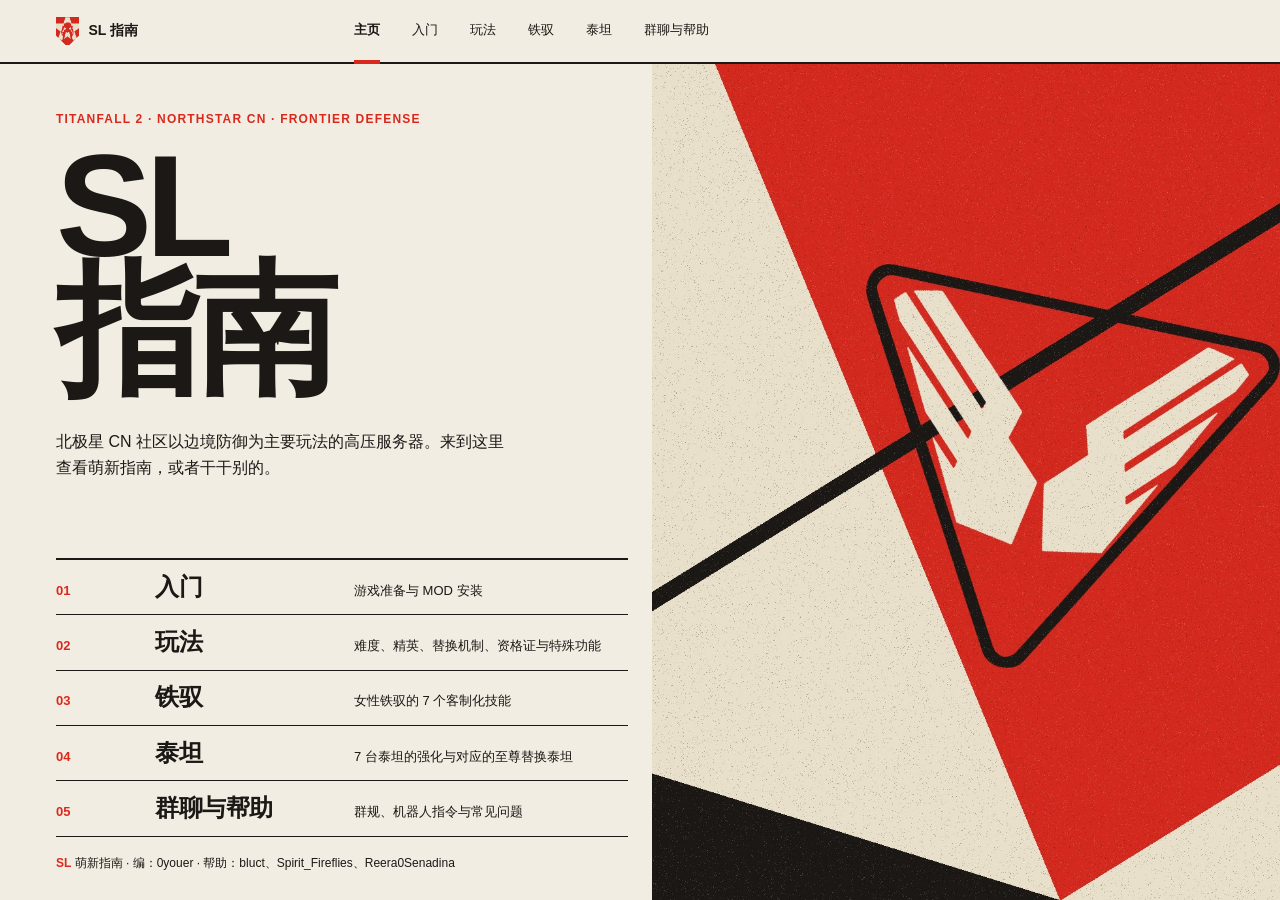
<file: index.html>
<!DOCTYPE html>
<html lang="zh-CN">
<head>
<meta charset="utf-8">
<meta name="viewport" content="width=device-width, initial-scale=1">
<title>SL 指南</title>
<link rel="stylesheet" href="assets/site.css">
<script>document.documentElement.classList.add("js")</script>
</head>
<body class="home-page" id="top">
<header class="top">
  <div class="grid">
    <a class="brand" href="index.html"><img src="assets/img/elite.png" alt=""><span>SL 指南</span></a>
    <ul class="nav"><li><a href="index.html" aria-current="page">主页</a></li><li><a href="guide.html">入门</a></li><li><a href="play.html">玩法</a></li><li><a href="pilots.html">铁驭</a></li><li><a href="titans.html">泰坦</a></li><li><a href="help.html">群聊与帮助</a></li></ul>
  </div>
</header>
<main class="home">
  <div class="text">
    <div>
      <p class="kicker">TITANFALL 2 · NORTHSTAR CN · FRONTIER DEFENSE</p>
      <h1 class="display">SL<br>指南</h1>
      <div class="lede">
        <p>北极星 CN 社区以边境防御为主要玩法的高压服务器。来到这里查看萌新指南，或者干干别的。</p>
      </div>
    </div>
    <nav class="portals" aria-label="快速入口"><a class="portal" href="guide.html"><span class="n">01</span><span class="t">入门</span><span class="s">游戏准备与 MOD 安装</span></a><a class="portal" href="play.html"><span class="n">02</span><span class="t">玩法</span><span class="s">难度、精英、替换机制、资格证与特殊功能</span></a><a class="portal" href="pilots.html"><span class="n">03</span><span class="t">铁驭</span><span class="s">女性铁驭的 7 个客制化技能</span></a><a class="portal" href="titans.html"><span class="n">04</span><span class="t">泰坦</span><span class="s">7 台泰坦的强化与对应的至尊替换泰坦</span></a><a class="portal" href="help.html"><span class="n">05</span><span class="t">群聊与帮助</span><span class="s">群规、机器人指令与常见问题</span></a></nav>
    <p class="credit"><b>SL</b> 萌新指南 · 编：0youer · 帮助：bluct、Spirit_Fireflies、Reera0Senadina</p>
  </div>
  <div class="art" role="img" aria-label="构成主义海报"></div>
</main>

<script src="assets/site.js"></script>
</body>
</html>
</file>
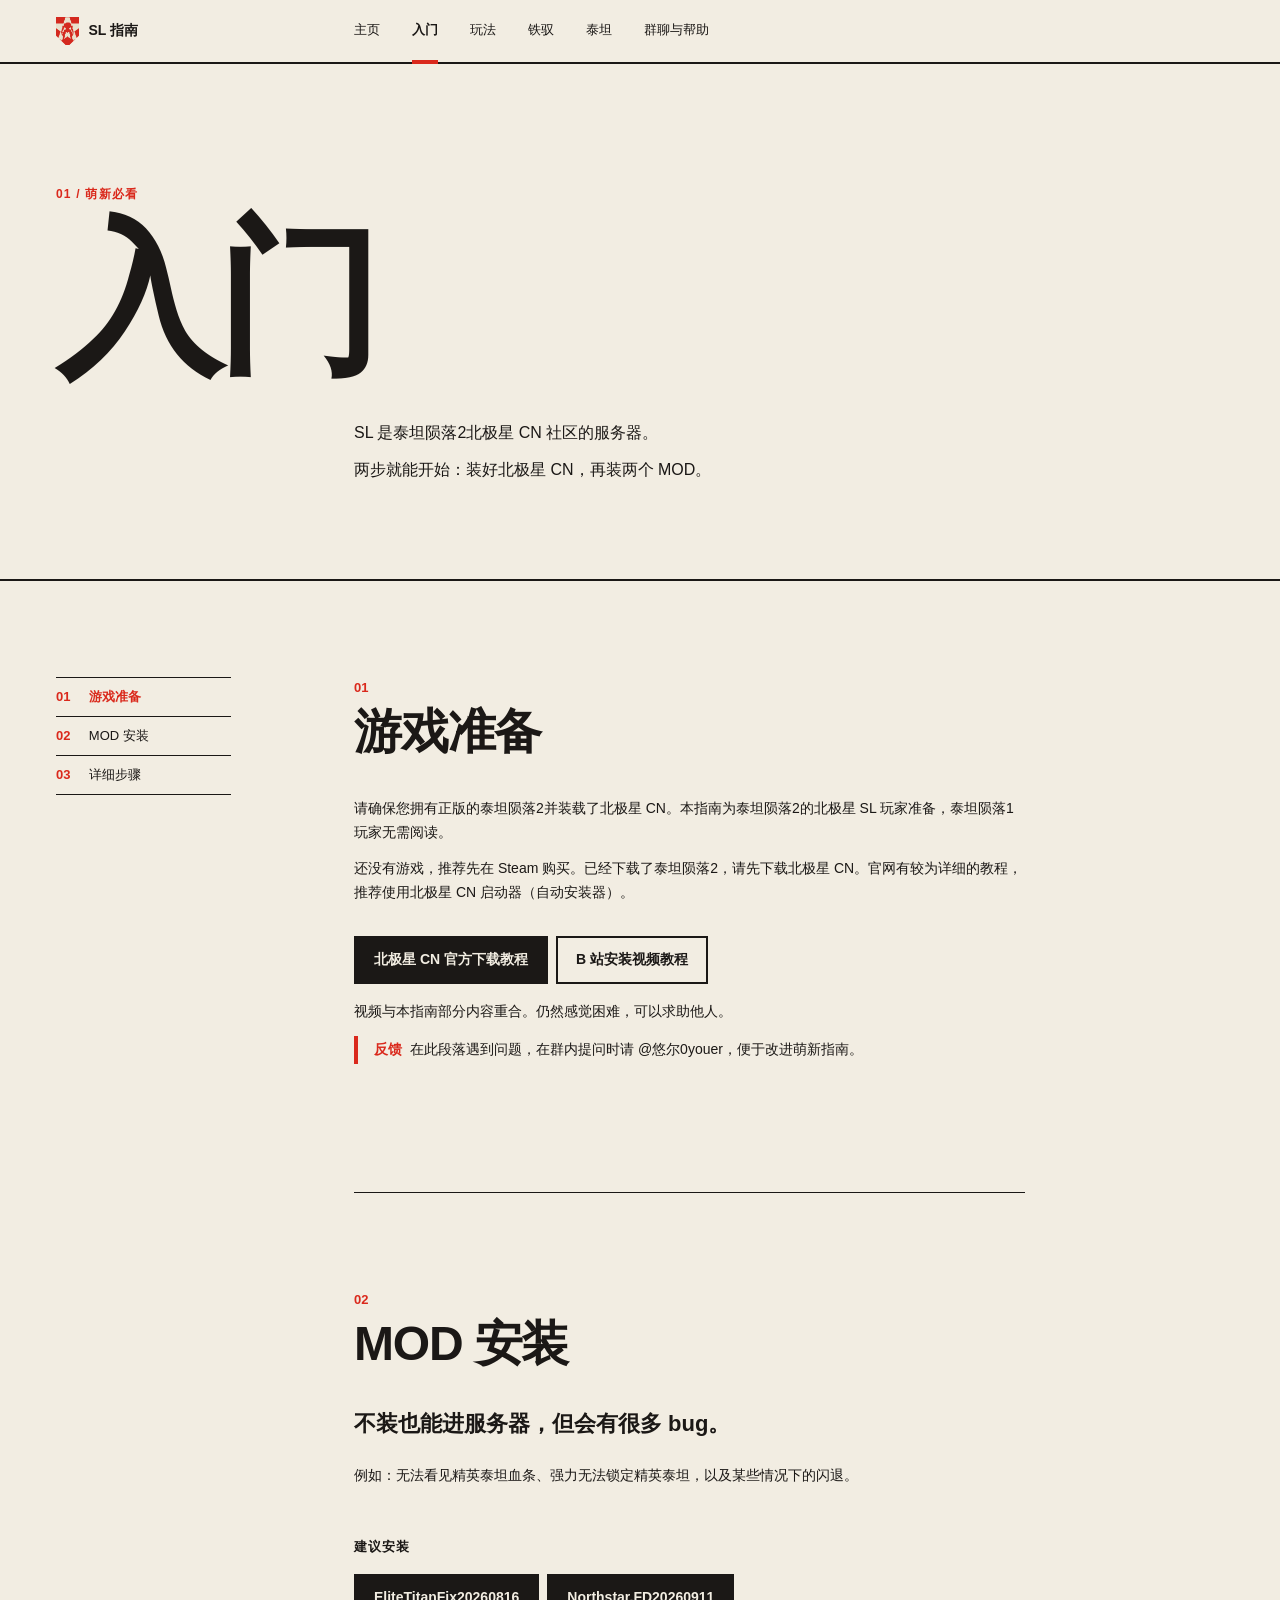
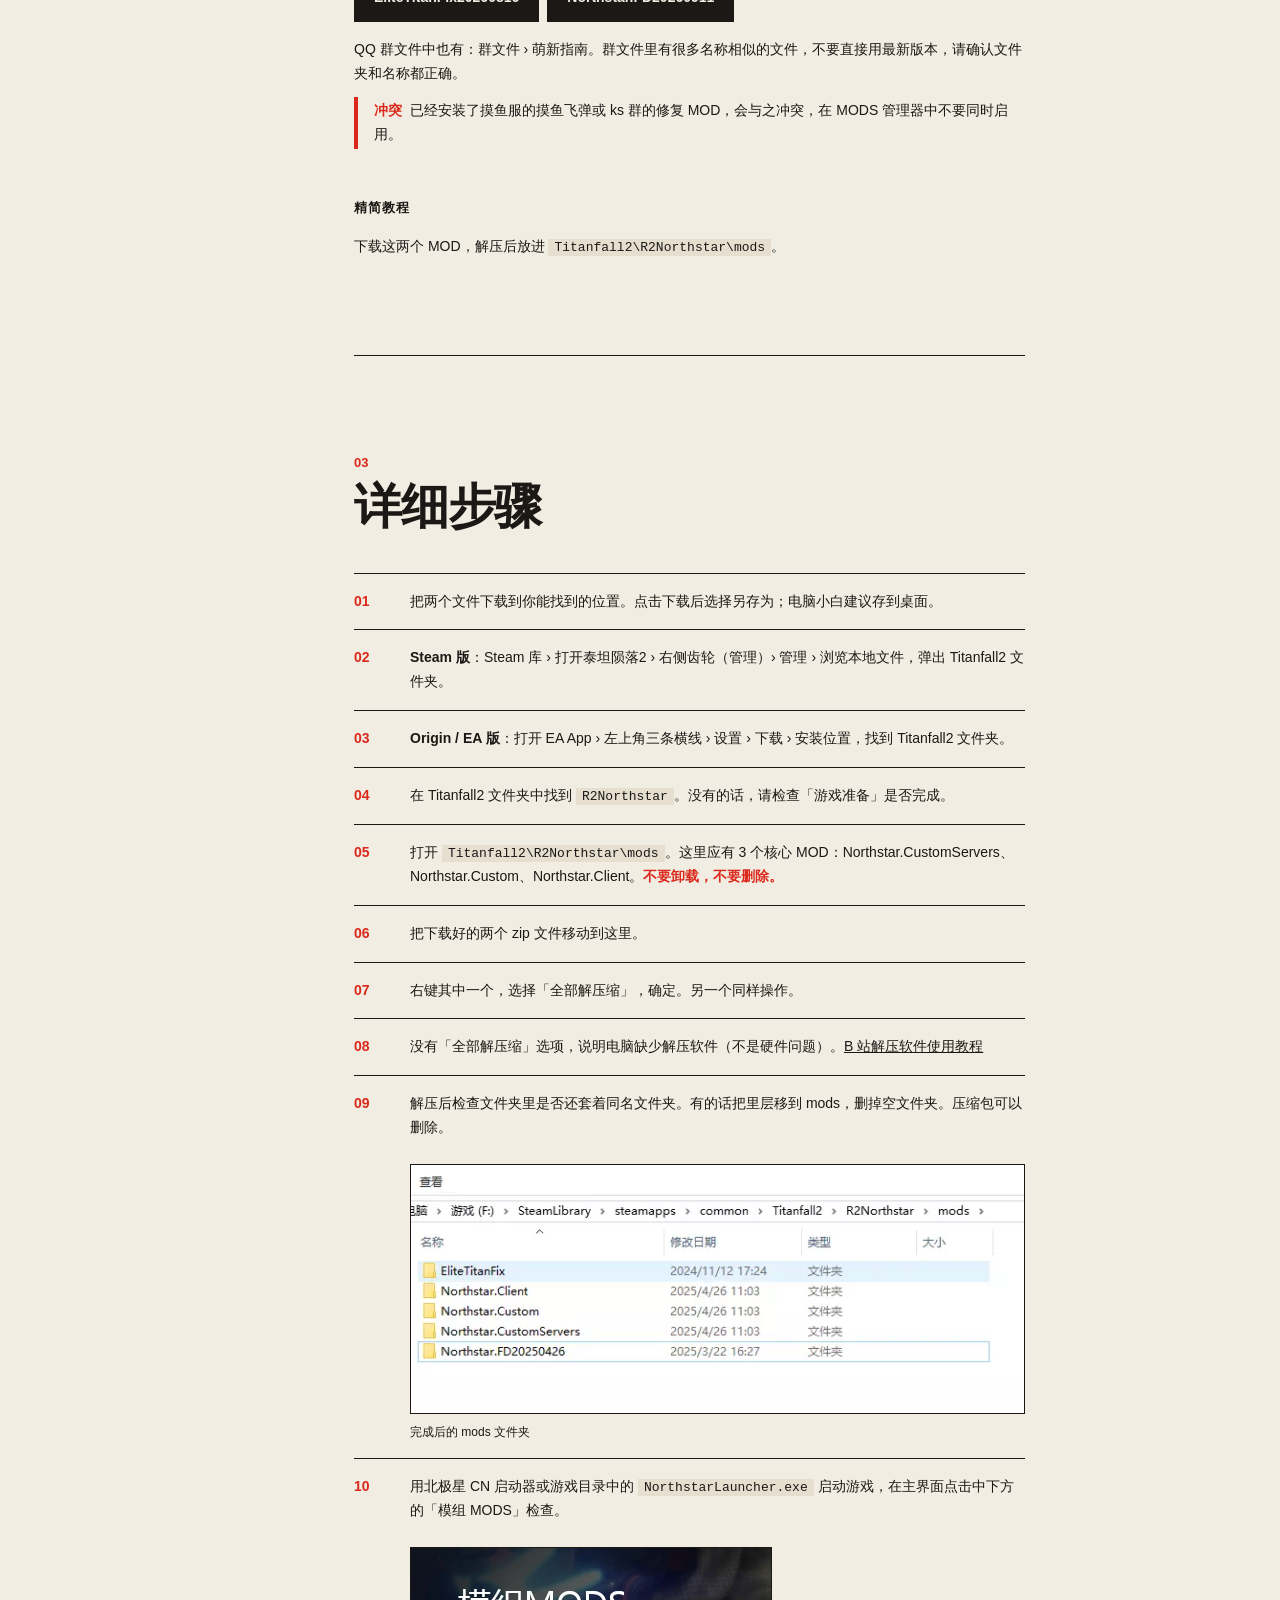
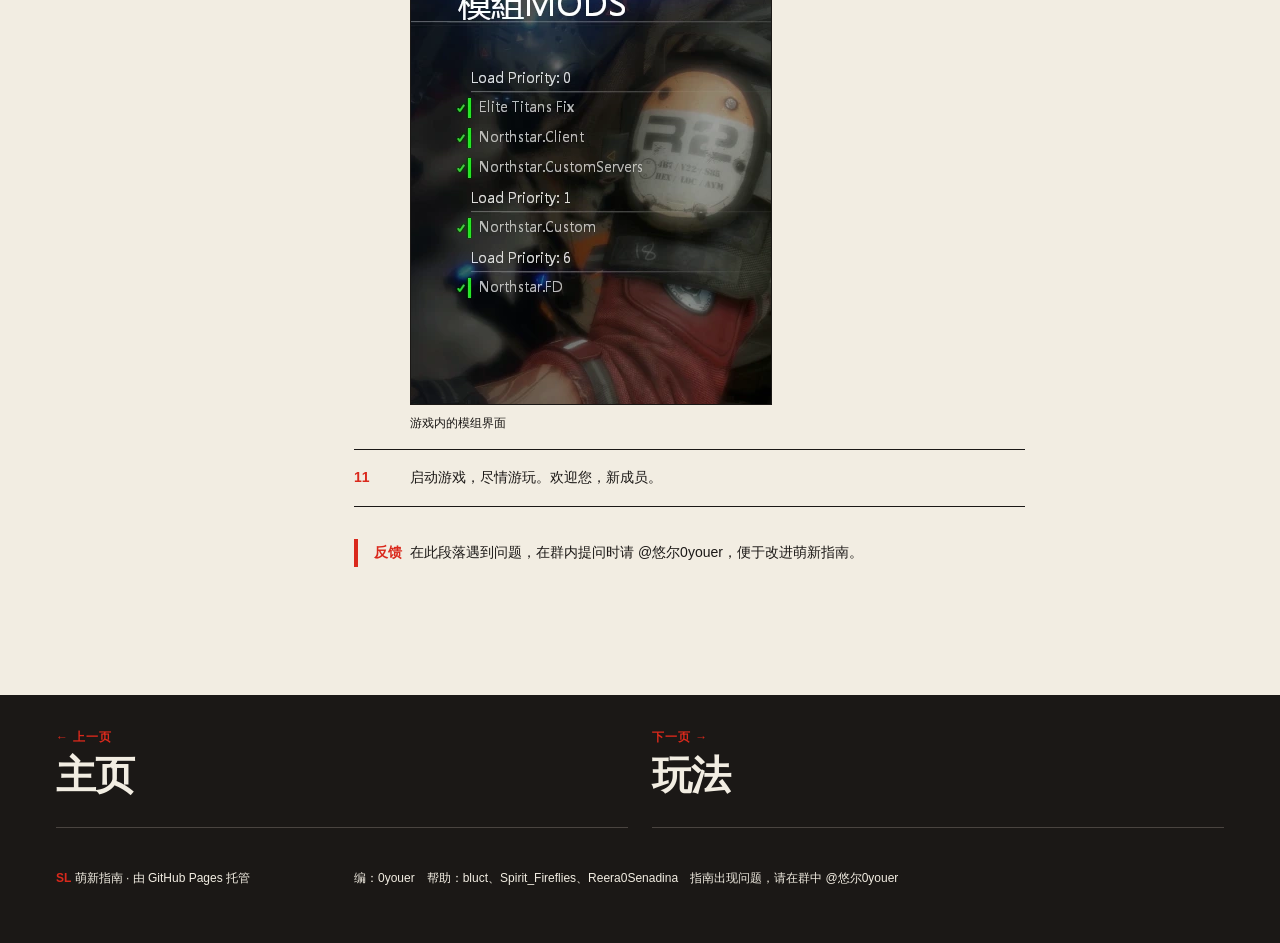
<file: guide.html>
<!DOCTYPE html>
<html lang="zh-CN">
<head>
<meta charset="utf-8">
<meta name="viewport" content="width=device-width, initial-scale=1">
<title>入门 · SL 指南</title>
<link rel="stylesheet" href="assets/site.css">
<script>document.documentElement.classList.add("js")</script>
</head>
<body class="" id="top">
<header class="top">
  <div class="grid">
    <a class="brand" href="index.html"><img src="assets/img/elite.png" alt=""><span>SL 指南</span></a>
    <ul class="nav"><li><a href="index.html">主页</a></li><li><a href="guide.html" aria-current="page">入门</a></li><li><a href="play.html">玩法</a></li><li><a href="pilots.html">铁驭</a></li><li><a href="titans.html">泰坦</a></li><li><a href="help.html">群聊与帮助</a></li></ul>
  </div>
</header>
<section class="hero">
  <div class="grid">
    <div class="full"><p class="kicker">01 / 萌新必看</p><h1 class="display">入门</h1></div>
    <div class="lede" style="grid-column: 4 / 9"><p>SL 是泰坦陨落2北极星 CN 社区的服务器。</p><p>两步就能开始：装好北极星 CN，再装两个 MOD。</p></div>
  </div>
</section><main class="grid">
  <ol class="index side" data-spy><li><a href="#prepare"><span>01</span>游戏准备</a></li><li><a href="#mods"><span>02</span>MOD 安装</a></li><li><a href="#steps"><span>03</span>详细步骤</a></li></ol>
  <div class="main">
    <section class="section" id="prepare">
      <p class="num">01</p>
      <h2>游戏准备</h2>
      <div class="body" style="margin-top:40px">
      <p>请确保您拥有正版的泰坦陨落2并装载了北极星 CN。本指南为泰坦陨落2的北极星 SL 玩家准备，泰坦陨落1玩家无需阅读。</p>
      <p>还没有游戏，推荐先在 Steam 购买。已经下载了泰坦陨落2，请先下载北极星 CN。官网有较为详细的教程，推荐使用北极星 CN 启动器（自动安装器）。</p>
      <div class="actions"><a class="btn" href="https://northstar.cool/wiki/category/%E5%88%9D%E6%9D%A5%E4%B9%8D%E5%88%B0" target="_blank" rel="noopener">北极星 CN 官方下载教程</a><a class="btn ghost" href="https://www.bilibili.com/video/BV1hD421u7i9/" target="_blank" rel="noopener">B 站安装视频教程</a></div>
      <p style="margin-top:16px">视频与本指南部分内容重合。仍然感觉困难，可以求助他人。</p>
      <p class="note"><b>反馈</b>在此段落遇到问题，在群内提问时请 @悠尔0youer，便于改进萌新指南。</p></div>
    </section>
    <section class="section" id="mods">
      <p class="num">02</p>
      <h2>MOD 安装</h2>
      <div class="body" style="margin-top:40px">
      <p class="q">不装也能进服务器，但会有很多 bug。</p>
      <p>例如：无法看见精英泰坦血条、强力无法锁定精英泰坦，以及某些情况下的闪退。</p>
      <h3>建议安装</h3>
      <div class="actions" style="margin-top:0"><a class="btn" href="downloads/EliteTitanFix20260816.zip">EliteTitanFix20260816</a><a class="btn" href="downloads/Northstar.FD20260911.zip">Northstar.FD20260911</a></div>
      <p style="margin-top:16px">QQ 群文件中也有：群文件 › 萌新指南。群文件里有很多名称相似的文件，不要直接用最新版本，请确认文件夹和名称都正确。</p>
      <p class="note"><b>冲突</b>已经安装了摸鱼服的摸鱼飞弹或 ks 群的修复 MOD，会与之冲突，在 MODS 管理器中不要同时启用。</p>
      <h3>精简教程</h3>
      <p>下载这两个 MOD，解压后放进 <span class="path">Titanfall2\R2Northstar\mods</span>。</p></div>
    </section>
    <section class="section" id="steps">
      <p class="num">03</p>
      <h2>详细步骤</h2>
      <div class="body" style="margin-top:40px"><ol class="steps"><li><div>把两个文件下载到你能找到的位置。点击下载后选择另存为；电脑小白建议存到桌面。</div></li><li><div><b>Steam 版</b>：Steam 库 › 打开泰坦陨落2 › 右侧齿轮（管理）› 管理 › 浏览本地文件，弹出 Titanfall2 文件夹。</div></li><li><div><b>Origin / EA 版</b>：打开 EA App › 左上角三条横线 › 设置 › 下载 › 安装位置，找到 Titanfall2 文件夹。</div></li><li><div>在 Titanfall2 文件夹中找到 <span class="path">R2Northstar</span>。没有的话，请检查「游戏准备」是否完成。</div></li><li><div>打开 <span class="path">Titanfall2\R2Northstar\mods</span>。这里应有 3 个核心 MOD：Northstar.CustomServers、Northstar.Custom、Northstar.Client。<b style="color:var(--red)">不要卸载，不要删除。</b></div></li><li><div>把下载好的两个 zip 文件移动到这里。</div></li><li><div>右键其中一个，选择「全部解压缩」，确定。另一个同样操作。</div></li><li><div>没有「全部解压缩」选项，说明电脑缺少解压软件（不是硬件问题）。<a href="https://www.bilibili.com/video/BV1xZ4y1v7pU/" target="_blank" rel="noopener">B 站解压软件使用教程</a></div></li><li><div>解压后检查文件夹里是否还套着同名文件夹。有的话把里层移到 mods，删掉空文件夹。压缩包可以删除。<figure class="figure"><img src="photo/guide-mods-folder.webp" alt="mods 文件夹中应包含 3 个核心 MOD 与新装的 2 个 MOD"><figcaption>完成后的 mods 文件夹</figcaption></figure></div></li><li><div>用北极星 CN 启动器或游戏目录中的 <span class="path">NorthstarLauncher.exe</span> 启动游戏，在主界面点击中下方的「模组 MODS」检查。<figure class="figure"><img src="photo/guide-mods-menu.webp" alt="游戏内模组列表中两个 MOD 已启用"><figcaption>游戏内的模组界面</figcaption></figure></div></li><li><div>启动游戏，尽情游玩。欢迎您，新成员。</div></li></ol><p class="note"><b>反馈</b>在此段落遇到问题，在群内提问时请 @悠尔0youer，便于改进萌新指南。</p></div>
    </section>
  </div>
</main>
<footer class="foot">
  <nav class="pager grid" aria-label="翻页"><a class="prev" href="index.html"><span>← 上一页</span><b>主页</b></a><a class="next" href="play.html"><span>下一页 →</span><b>玩法</b></a></nav>
  <div class="grid">
    <p class="l"><b>SL</b> 萌新指南 · 由 GitHub Pages 托管</p>
    <p class="r">编：0youer　帮助：bluct、Spirit_Fireflies、Reera0Senadina　指南出现问题，请在群中 @悠尔0youer</p>
  </div>
</footer>
<script src="assets/site.js"></script>
</body>
</html>
</file>
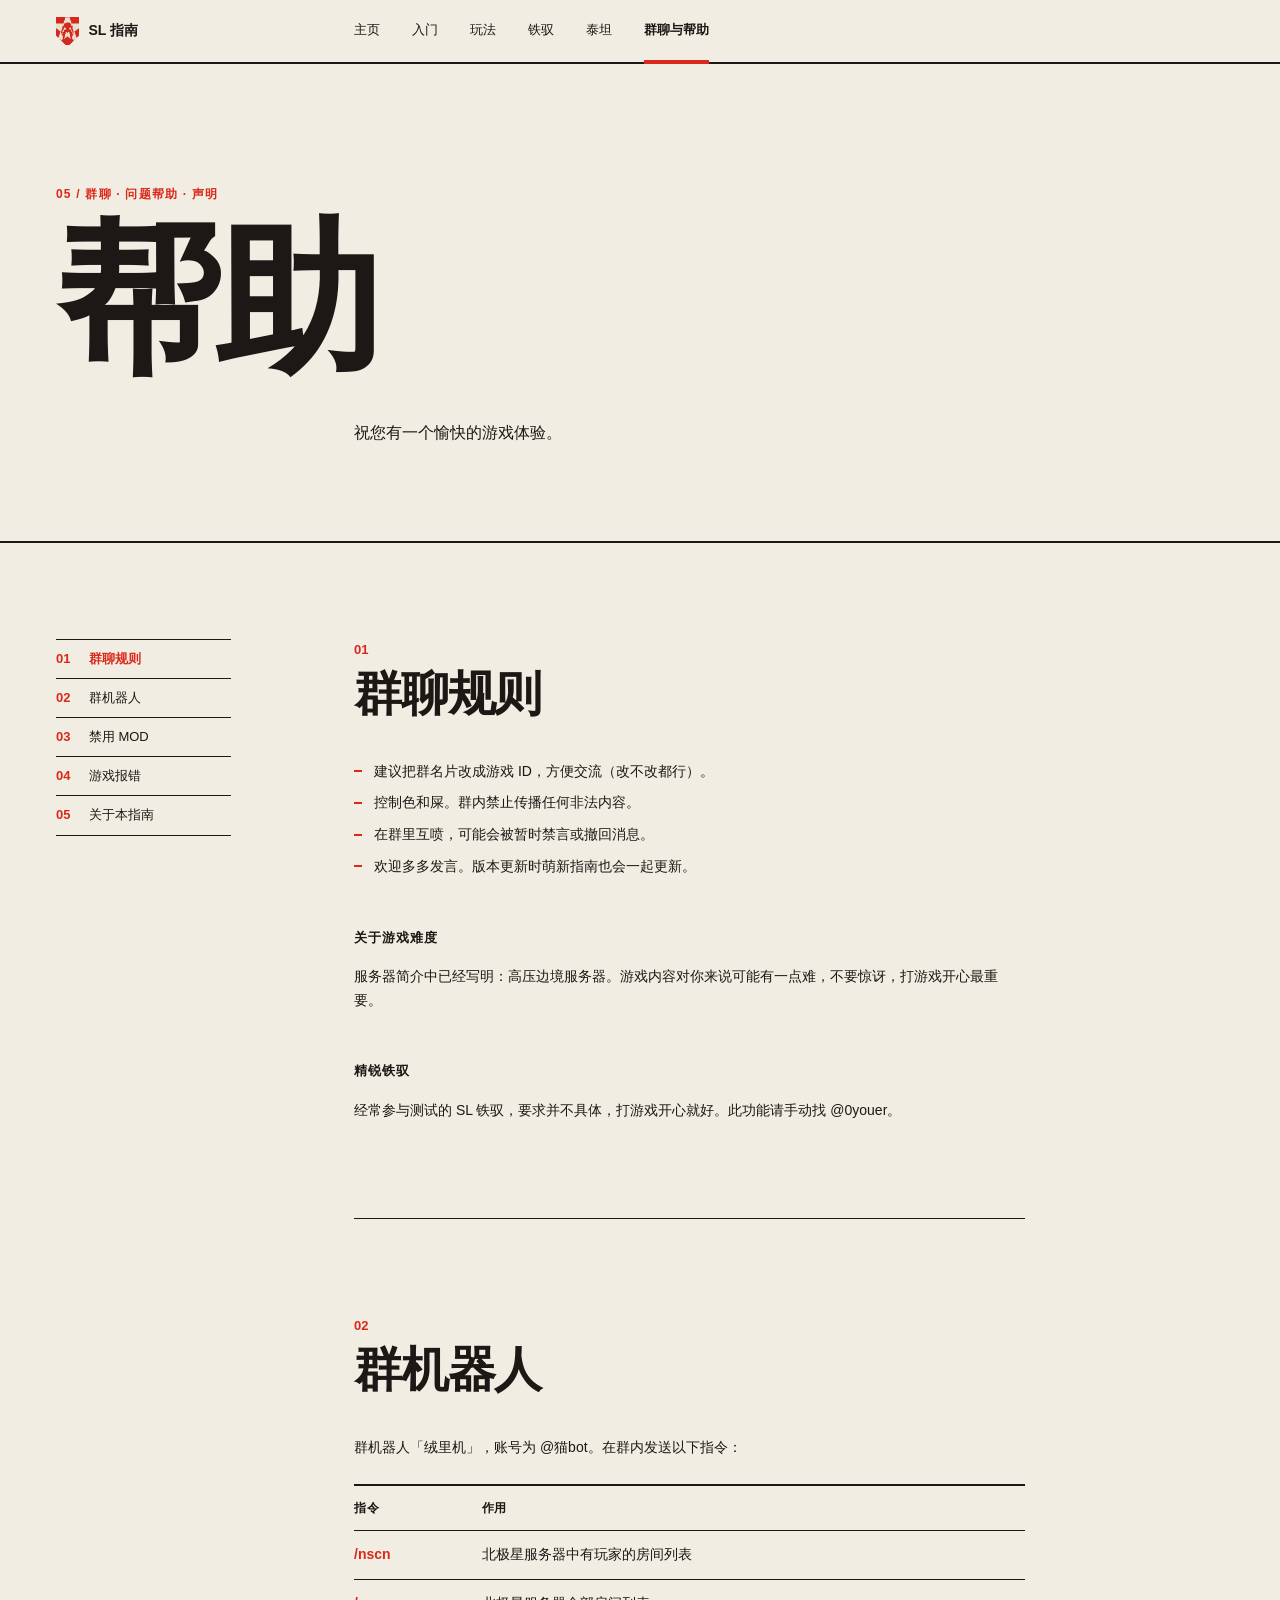
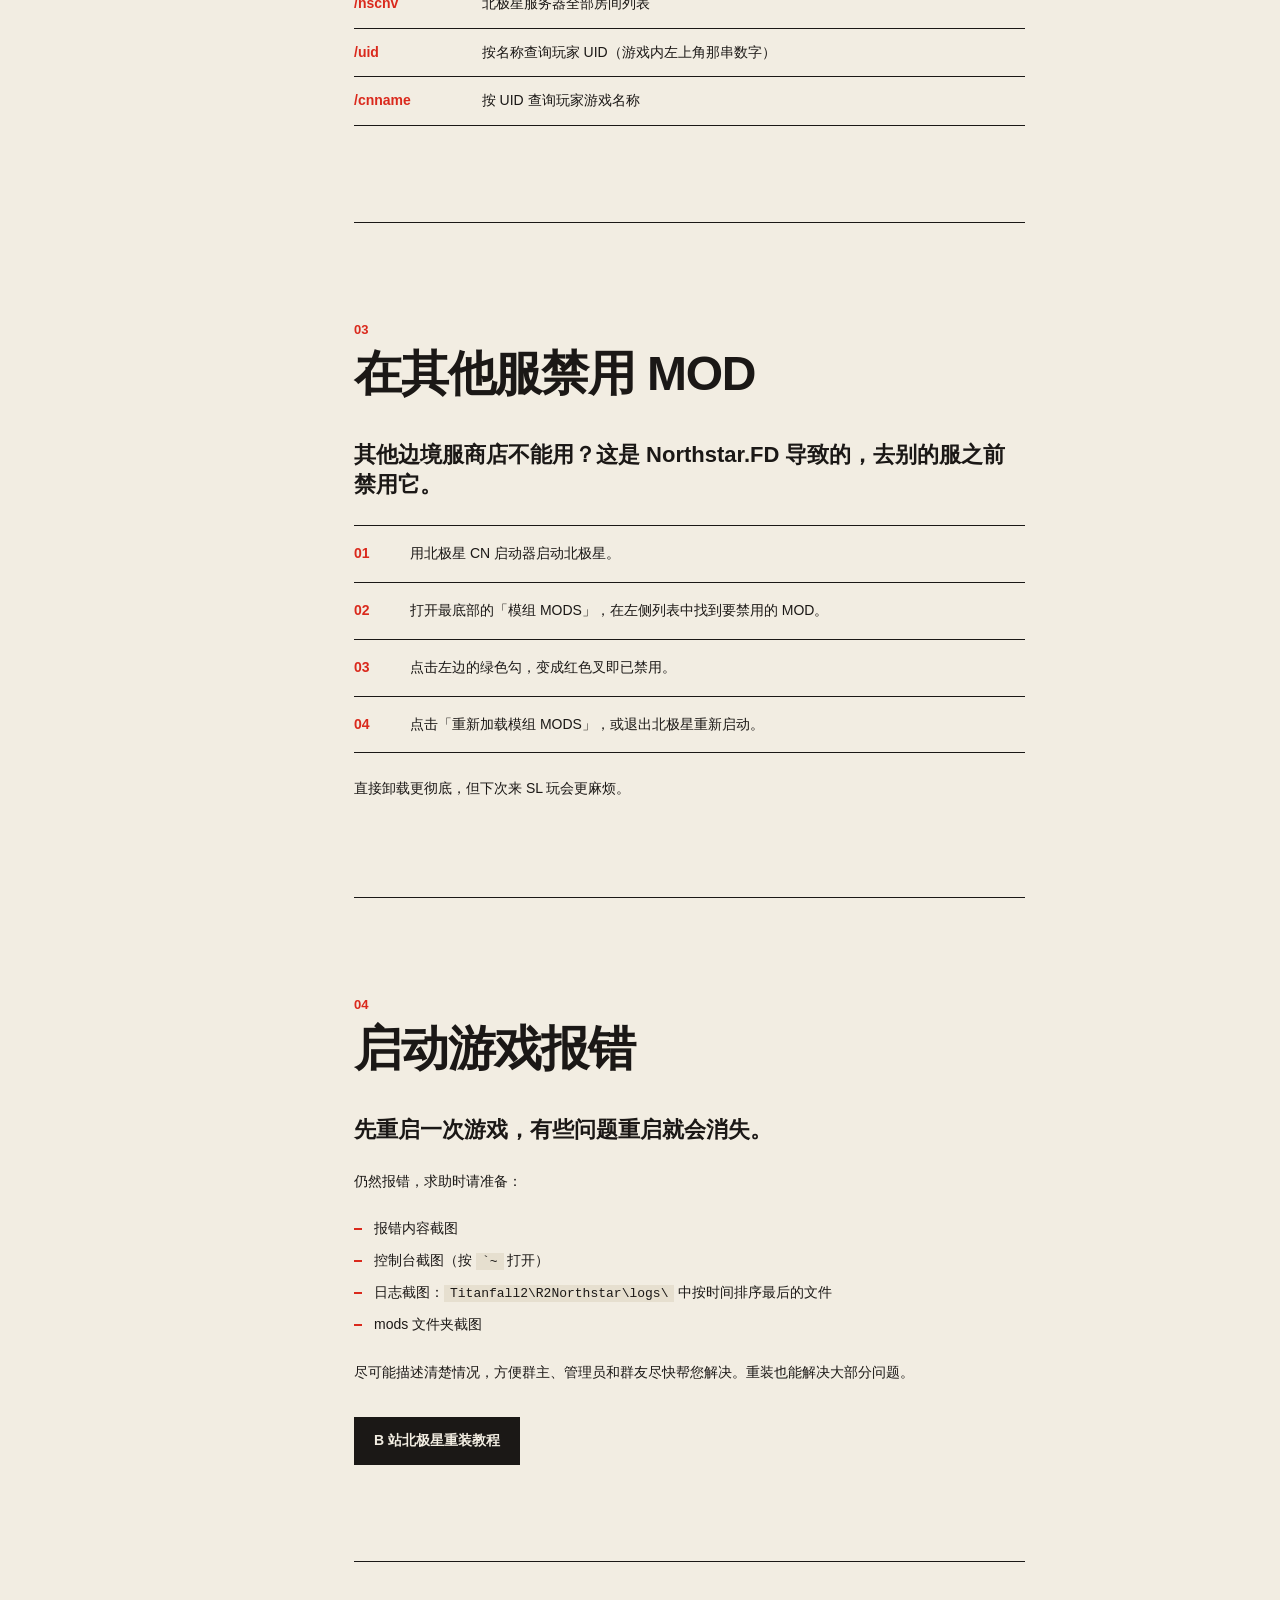
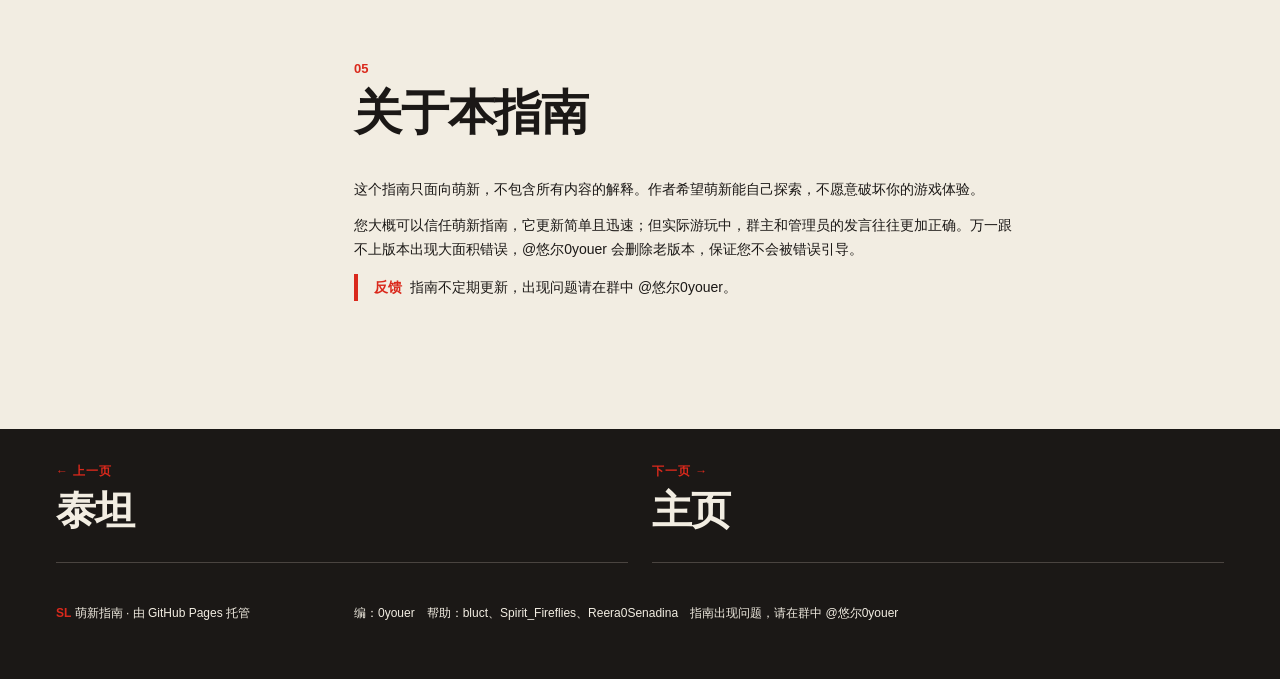
<file: help.html>
<!DOCTYPE html>
<html lang="zh-CN">
<head>
<meta charset="utf-8">
<meta name="viewport" content="width=device-width, initial-scale=1">
<title>群聊与帮助 · SL 指南</title>
<link rel="stylesheet" href="assets/site.css">
<script>document.documentElement.classList.add("js")</script>
</head>
<body class="" id="top">
<header class="top">
  <div class="grid">
    <a class="brand" href="index.html"><img src="assets/img/elite.png" alt=""><span>SL 指南</span></a>
    <ul class="nav"><li><a href="index.html">主页</a></li><li><a href="guide.html">入门</a></li><li><a href="play.html">玩法</a></li><li><a href="pilots.html">铁驭</a></li><li><a href="titans.html">泰坦</a></li><li><a href="help.html" aria-current="page">群聊与帮助</a></li></ul>
  </div>
</header>
<section class="hero">
  <div class="grid">
    <div class="full"><p class="kicker">05 / 群聊 · 问题帮助 · 声明</p><h1 class="display">帮助</h1></div>
    <div class="lede" style="grid-column: 4 / 9"><p>祝您有一个愉快的游戏体验。</p></div>
  </div>
</section><main class="grid">
  <ol class="index side" data-spy><li><a href="#rules"><span>01</span>群聊规则</a></li><li><a href="#bot"><span>02</span>群机器人</a></li><li><a href="#disable"><span>03</span>禁用 MOD</a></li><li><a href="#error"><span>04</span>游戏报错</a></li><li><a href="#about"><span>05</span>关于本指南</a></li></ol>
  <div class="main">
    <section class="section" id="rules">
      <p class="num">01</p>
      <h2>群聊规则</h2>
      <div class="body" style="margin-top:40px"><ul><li>建议把群名片改成游戏 ID，方便交流（改不改都行）。</li><li>控制色和屎。群内禁止传播任何非法内容。</li><li>在群里互喷，可能会被暂时禁言或撤回消息。</li><li>欢迎多多发言。版本更新时萌新指南也会一起更新。</li></ul>
      <h3>关于游戏难度</h3>
      <p>服务器简介中已经写明：高压边境服务器。游戏内容对你来说可能有一点难，不要惊讶，打游戏开心最重要。</p>
      <h3>精锐铁驭</h3>
      <p>经常参与测试的 SL 铁驭，要求并不具体，打游戏开心就好。此功能请手动找 @0youer。</p></div>
    </section>
    <section class="section" id="bot">
      <p class="num">02</p>
      <h2>群机器人</h2>
      <div class="body" style="margin-top:40px"><p>群机器人「绒里机」，账号为 @猫bot。在群内发送以下指令：</p><table><tr><th>指令</th><th>作用</th></tr><tr><td class="r">/nscn</td><td>北极星服务器中有玩家的房间列表</td></tr><tr><td class="r">/nscnv</td><td>北极星服务器全部房间列表</td></tr><tr><td class="r">/uid</td><td>按名称查询玩家 UID（游戏内左上角那串数字）</td></tr><tr><td class="r">/cnname</td><td>按 UID 查询玩家游戏名称</td></tr></table></div>
    </section>
    <section class="section" id="disable">
      <p class="num">03</p>
      <h2>在其他服禁用 MOD</h2>
      <div class="body" style="margin-top:40px"><p class="q">其他边境服商店不能用？这是 Northstar.FD 导致的，去别的服之前禁用它。</p><ol class="steps"><li><div>用北极星 CN 启动器启动北极星。</div></li><li><div>打开最底部的「模组 MODS」，在左侧列表中找到要禁用的 MOD。</div></li><li><div>点击左边的绿色勾，变成红色叉即已禁用。</div></li><li><div>点击「重新加载模组 MODS」，或退出北极星重新启动。</div></li></ol>
      <p style="margin-top:24px">直接卸载更彻底，但下次来 SL 玩会更麻烦。</p></div>
    </section>
    <section class="section" id="error">
      <p class="num">04</p>
      <h2>启动游戏报错</h2>
      <div class="body" style="margin-top:40px"><p class="q">先重启一次游戏，有些问题重启就会消失。</p><p>仍然报错，求助时请准备：</p><ul><li>报错内容截图</li><li>控制台截图（按 <span class="path">`~</span> 打开）</li><li>日志截图：<span class="path">Titanfall2\R2Northstar\logs\</span> 中按时间排序最后的文件</li><li>mods 文件夹截图</li></ul>
      <p style="margin-top:24px">尽可能描述清楚情况，方便群主、管理员和群友尽快帮您解决。重装也能解决大部分问题。</p>
      <div class="actions"><a class="btn" href="https://www.bilibili.com/read/cv39579500/" target="_blank" rel="noopener">B 站北极星重装教程</a></div></div>
    </section>
    <section class="section" id="about">
      <p class="num">05</p>
      <h2>关于本指南</h2>
      <div class="body" style="margin-top:40px">
      <p>这个指南只面向萌新，不包含所有内容的解释。作者希望萌新能自己探索，不愿意破坏你的游戏体验。</p>
      <p>您大概可以信任萌新指南，它更新简单且迅速；但实际游玩中，群主和管理员的发言往往更加正确。万一跟不上版本出现大面积错误，@悠尔0youer 会删除老版本，保证您不会被错误引导。</p>
      <p class="note"><b>反馈</b>指南不定期更新，出现问题请在群中 @悠尔0youer。</p></div>
    </section>
  </div>
</main>
<footer class="foot">
  <nav class="pager grid" aria-label="翻页"><a class="prev" href="titans.html"><span>← 上一页</span><b>泰坦</b></a><a class="next" href="index.html"><span>下一页 →</span><b>主页</b></a></nav>
  <div class="grid">
    <p class="l"><b>SL</b> 萌新指南 · 由 GitHub Pages 托管</p>
    <p class="r">编：0youer　帮助：bluct、Spirit_Fireflies、Reera0Senadina　指南出现问题，请在群中 @悠尔0youer</p>
  </div>
</footer>
<script src="assets/site.js"></script>
</body>
</html>
</file>
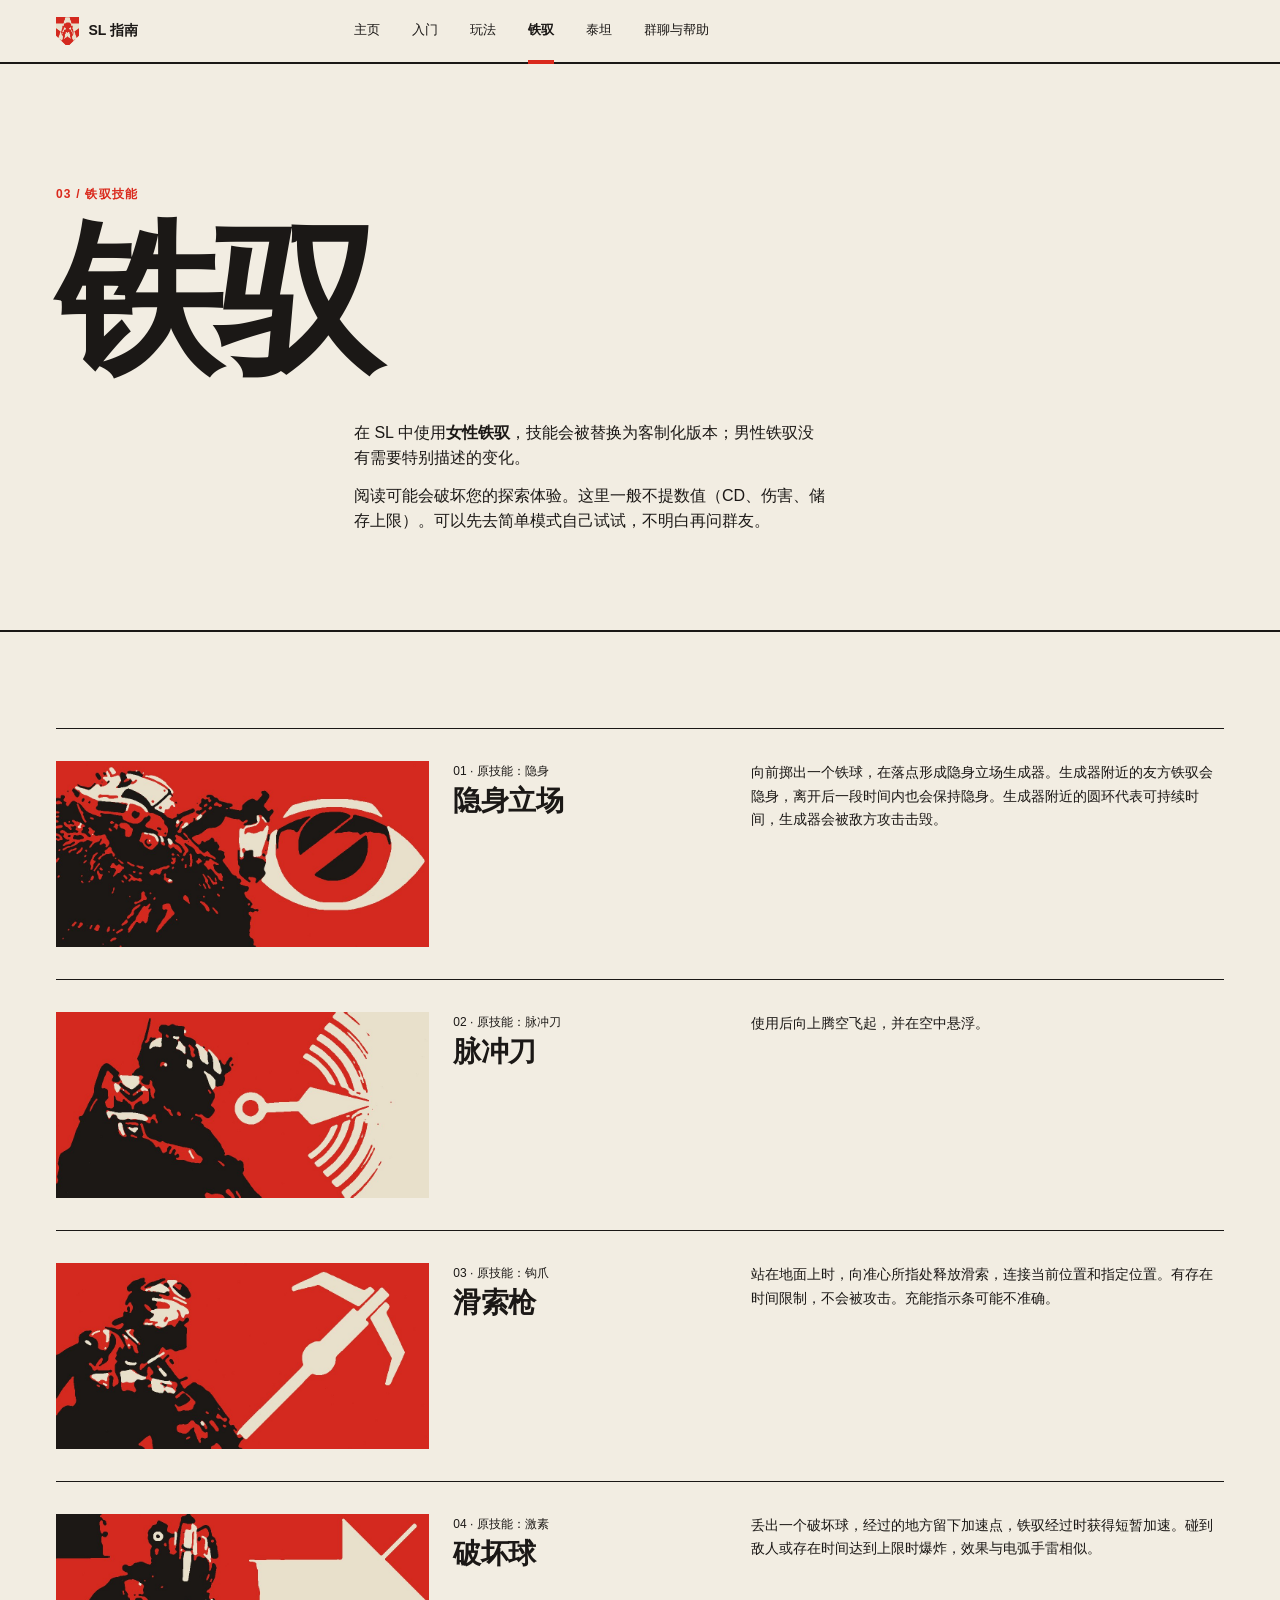
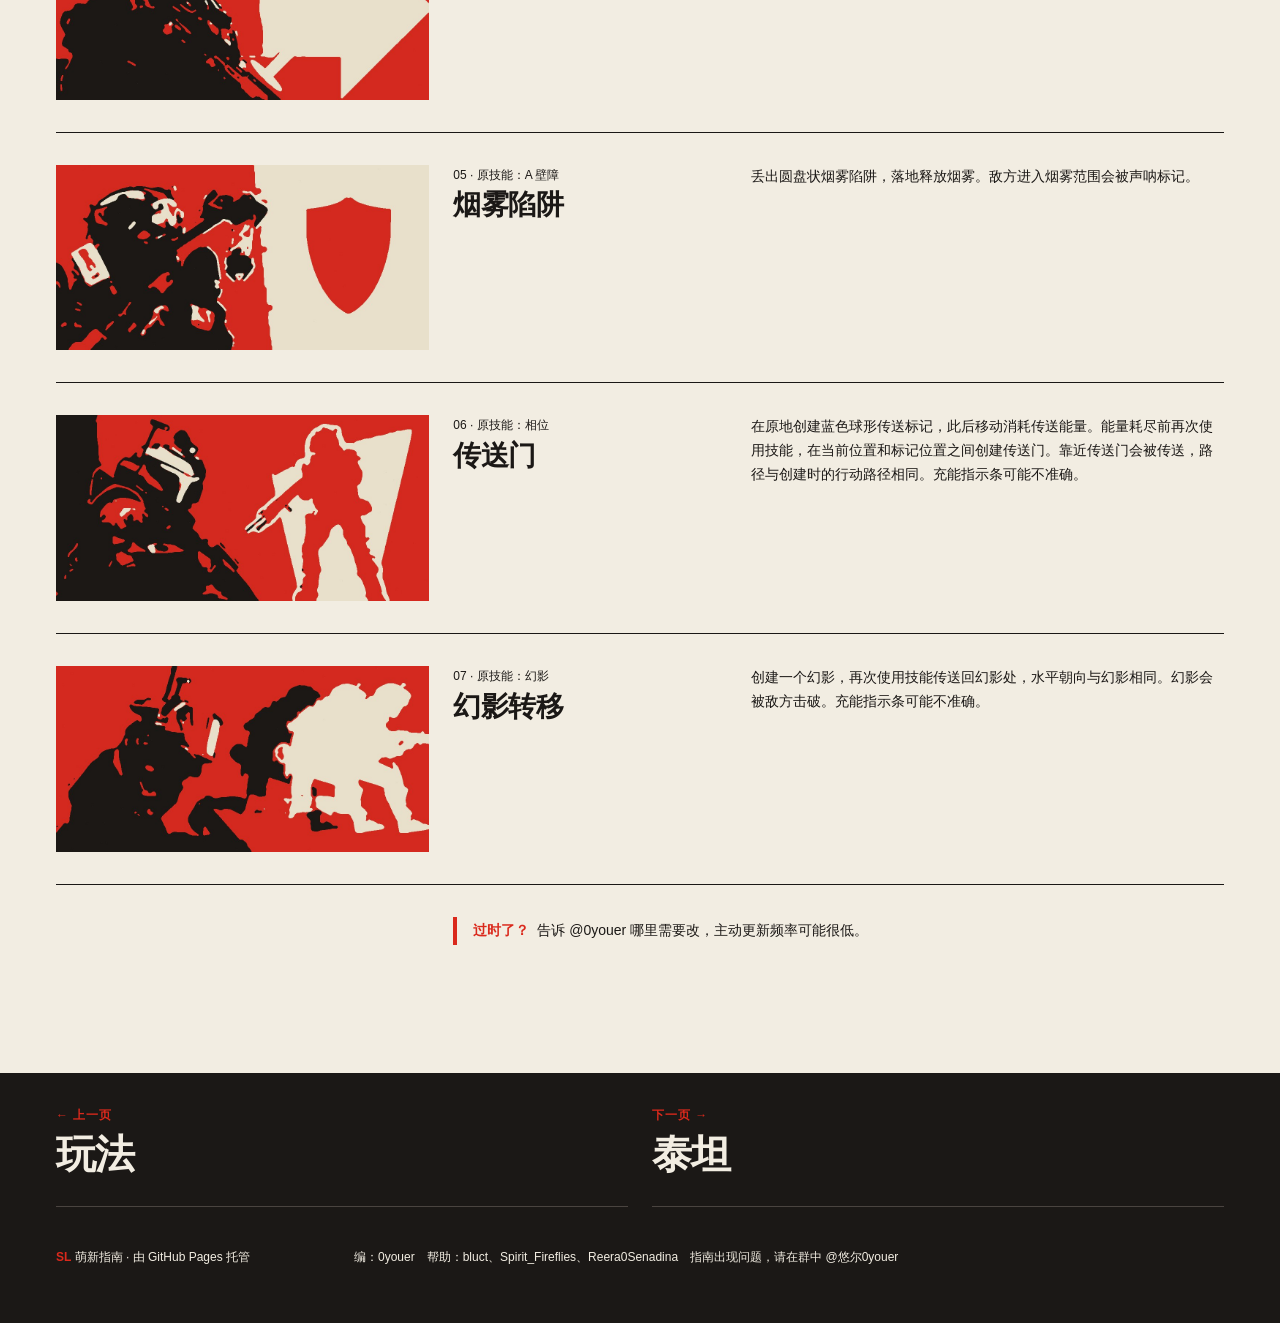
<file: pilots.html>
<!DOCTYPE html>
<html lang="zh-CN">
<head>
<meta charset="utf-8">
<meta name="viewport" content="width=device-width, initial-scale=1">
<title>铁驭 · SL 指南</title>
<link rel="stylesheet" href="assets/site.css">
<script>document.documentElement.classList.add("js")</script>
</head>
<body class="" id="top">
<header class="top">
  <div class="grid">
    <a class="brand" href="index.html"><img src="assets/img/elite.png" alt=""><span>SL 指南</span></a>
    <ul class="nav"><li><a href="index.html">主页</a></li><li><a href="guide.html">入门</a></li><li><a href="play.html">玩法</a></li><li><a href="pilots.html" aria-current="page">铁驭</a></li><li><a href="titans.html">泰坦</a></li><li><a href="help.html">群聊与帮助</a></li></ul>
  </div>
</header>
<section class="hero">
  <div class="grid">
    <div class="full"><p class="kicker">03 / 铁驭技能</p><h1 class="display">铁驭</h1></div>
    <div class="lede" style="grid-column: 4 / 9"><p>在 SL 中使用<b>女性铁驭</b>，技能会被替换为客制化版本；男性铁驭没有需要特别描述的变化。</p><p>阅读可能会破坏您的探索体验。这里一般不提数值（CD、伤害、储存上限）。可以先去简单模式自己试试，不明白再问群友。</p></div>
  </div>
</section>
<main class="grid abilities">
    <article class="ability" id="cloak">
      <img src="assets/img/pilot_cloak.jpg" alt="隐身技能图">
      <div class="meta"><p class="from">01 · 原技能：隐身</p><p class="to">隐身立场</p></div>
      <p class="desc">向前掷出一个铁球，在落点形成隐身立场生成器。生成器附近的友方铁驭会隐身，离开后一段时间内也会保持隐身。生成器附近的圆环代表可持续时间，生成器会被敌方攻击击毁。</p>
    </article>
    <article class="ability" id="pulse">
      <img src="assets/img/pilot_pulse.jpg" alt="脉冲刀技能图">
      <div class="meta"><p class="from">02 · 原技能：脉冲刀</p><p class="to">脉冲刀</p></div>
      <p class="desc">使用后向上腾空飞起，并在空中悬浮。</p>
    </article>
    <article class="ability" id="grapple">
      <img src="assets/img/pilot_grapple.jpg" alt="钩爪技能图">
      <div class="meta"><p class="from">03 · 原技能：钩爪</p><p class="to">滑索枪</p></div>
      <p class="desc">站在地面上时，向准心所指处释放滑索，连接当前位置和指定位置。有存在时间限制，不会被攻击。充能指示条可能不准确。</p>
    </article>
    <article class="ability" id="stim">
      <img src="assets/img/pilot_stim.jpg" alt="激素技能图">
      <div class="meta"><p class="from">04 · 原技能：激素</p><p class="to">破坏球</p></div>
      <p class="desc">丢出一个破坏球，经过的地方留下加速点，铁驭经过时获得短暂加速。碰到敌人或存在时间达到上限时爆炸，效果与电弧手雷相似。</p>
    </article>
    <article class="ability" id="awall">
      <img src="assets/img/pilot_awall.jpg" alt="A 壁障技能图">
      <div class="meta"><p class="from">05 · 原技能：A 壁障</p><p class="to">烟雾陷阱</p></div>
      <p class="desc">丢出圆盘状烟雾陷阱，落地释放烟雾。敌方进入烟雾范围会被声呐标记。</p>
    </article>
    <article class="ability" id="phase">
      <img src="assets/img/pilot_phase.jpg" alt="相位技能图">
      <div class="meta"><p class="from">06 · 原技能：相位</p><p class="to">传送门</p></div>
      <p class="desc">在原地创建蓝色球形传送标记，此后移动消耗传送能量。能量耗尽前再次使用技能，在当前位置和标记位置之间创建传送门。靠近传送门会被传送，路径与创建时的行动路径相同。充能指示条可能不准确。</p>
    </article>
    <article class="ability" id="holo">
      <img src="assets/img/pilot_holo.jpg" alt="幻影技能图">
      <div class="meta"><p class="from">07 · 原技能：幻影</p><p class="to">幻影转移</p></div>
      <p class="desc">创建一个幻影，再次使用技能传送回幻影处，水平朝向与幻影相同。幻影会被敌方击破。充能指示条可能不准确。</p>
    </article>
  <div class="abilities-end">
    <p class="note"><b>过时了？</b>告诉 @0youer 哪里需要改，主动更新频率可能很低。</p>
  </div>
</main>
<footer class="foot">
  <nav class="pager grid" aria-label="翻页"><a class="prev" href="play.html"><span>← 上一页</span><b>玩法</b></a><a class="next" href="titans.html"><span>下一页 →</span><b>泰坦</b></a></nav>
  <div class="grid">
    <p class="l"><b>SL</b> 萌新指南 · 由 GitHub Pages 托管</p>
    <p class="r">编：0youer　帮助：bluct、Spirit_Fireflies、Reera0Senadina　指南出现问题，请在群中 @悠尔0youer</p>
  </div>
</footer>
<script src="assets/site.js"></script>
</body>
</html>
</file>
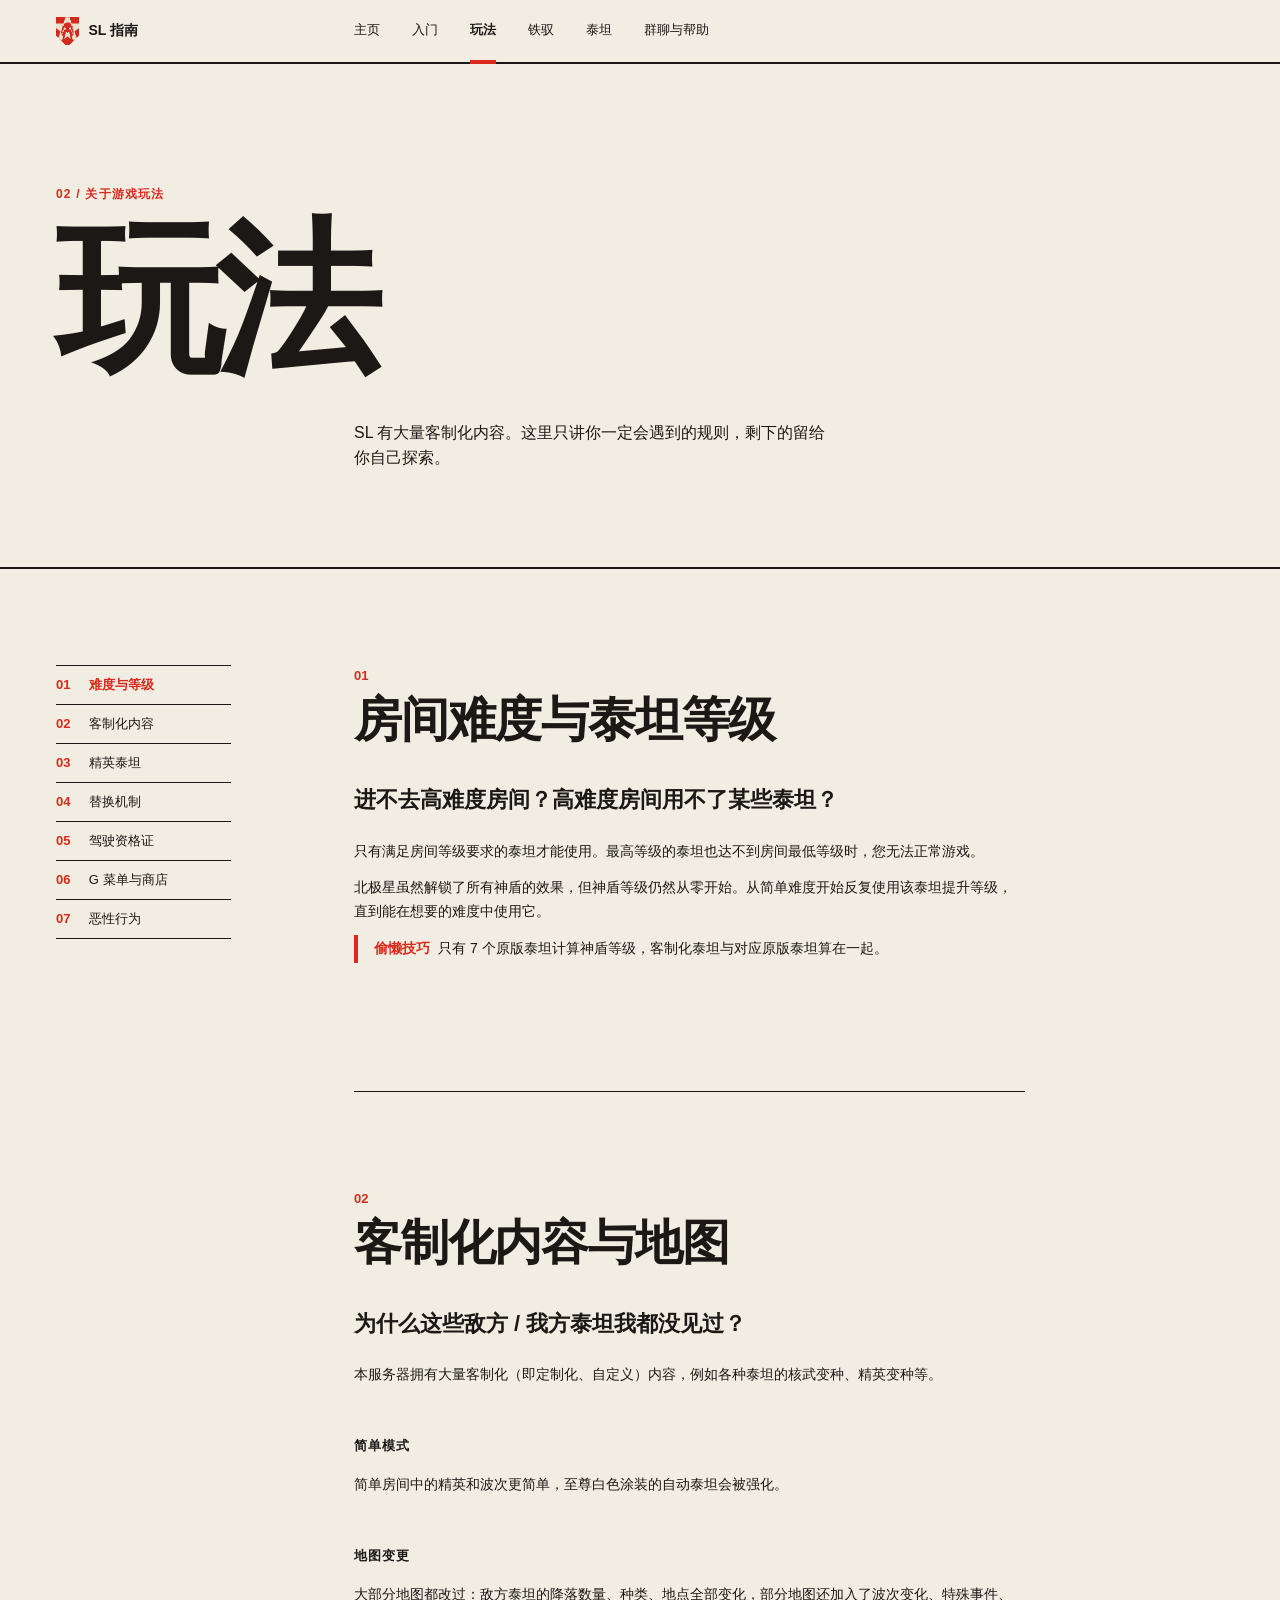
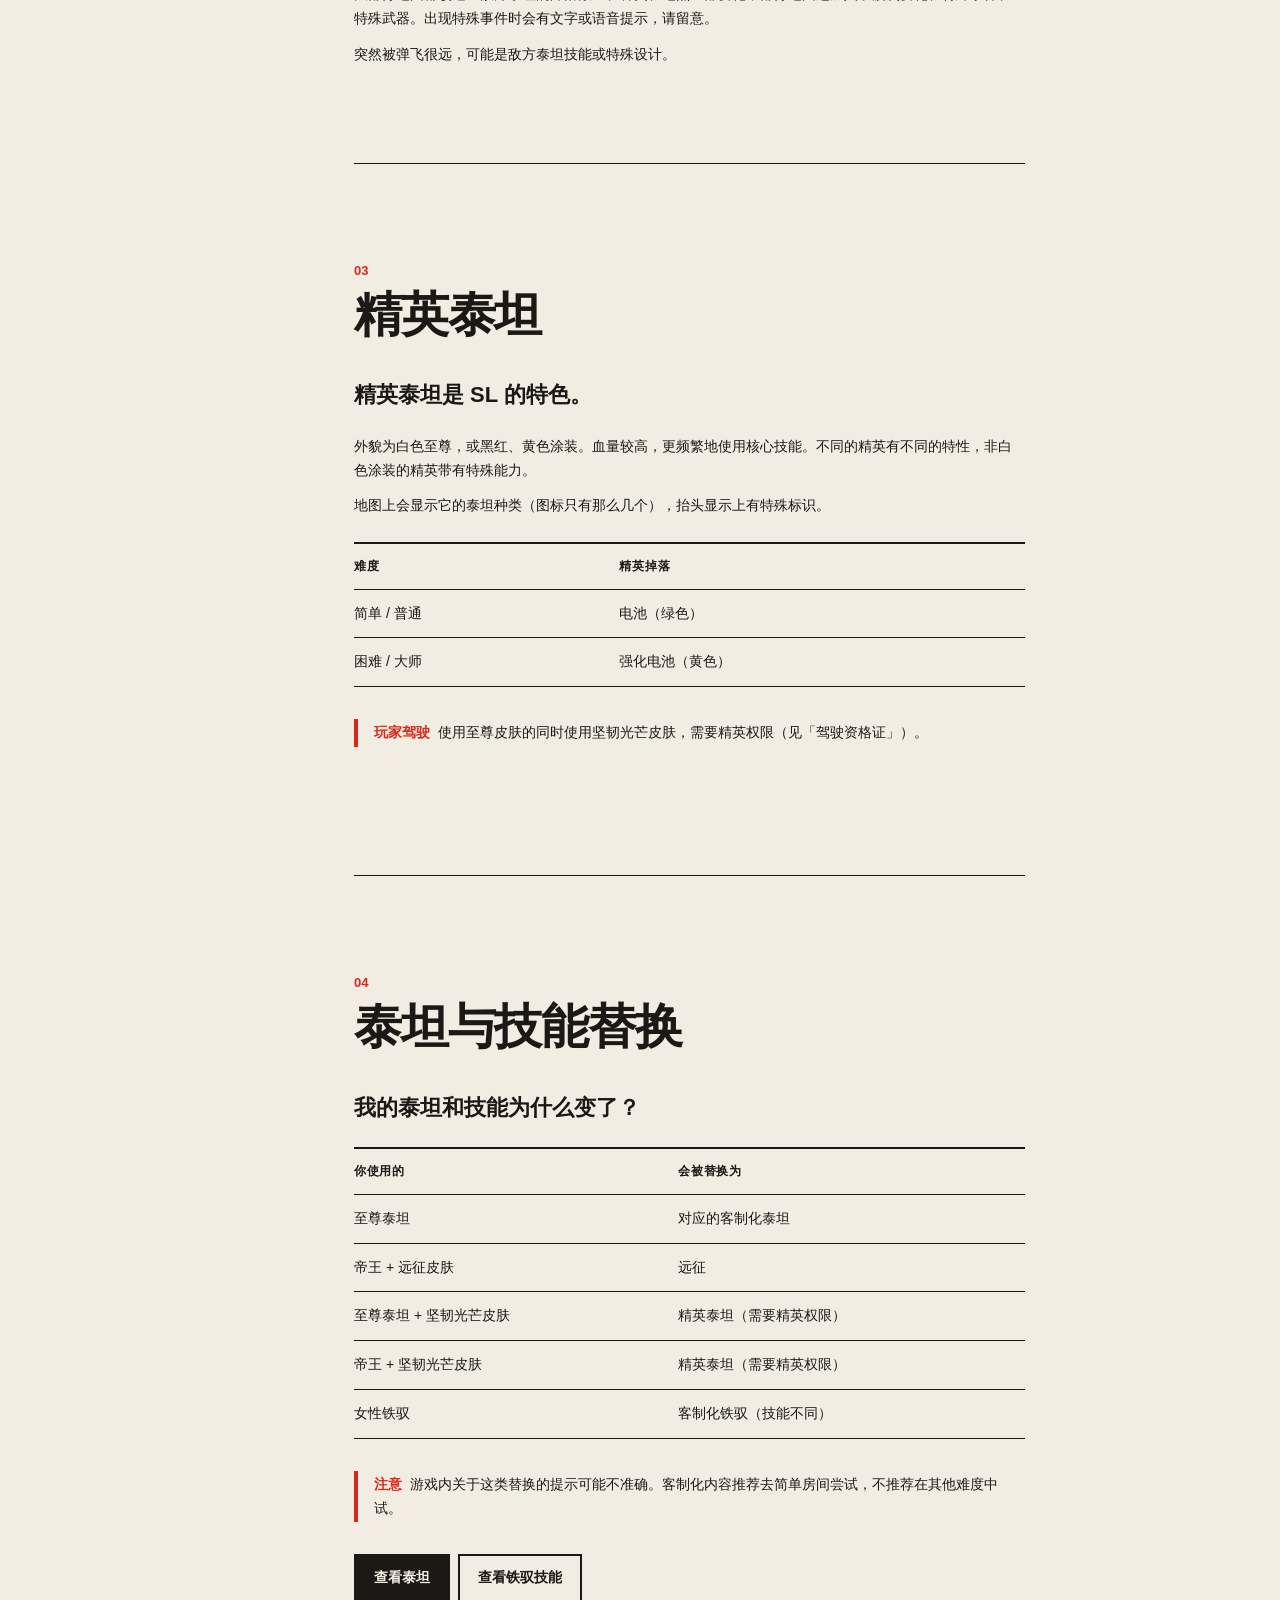
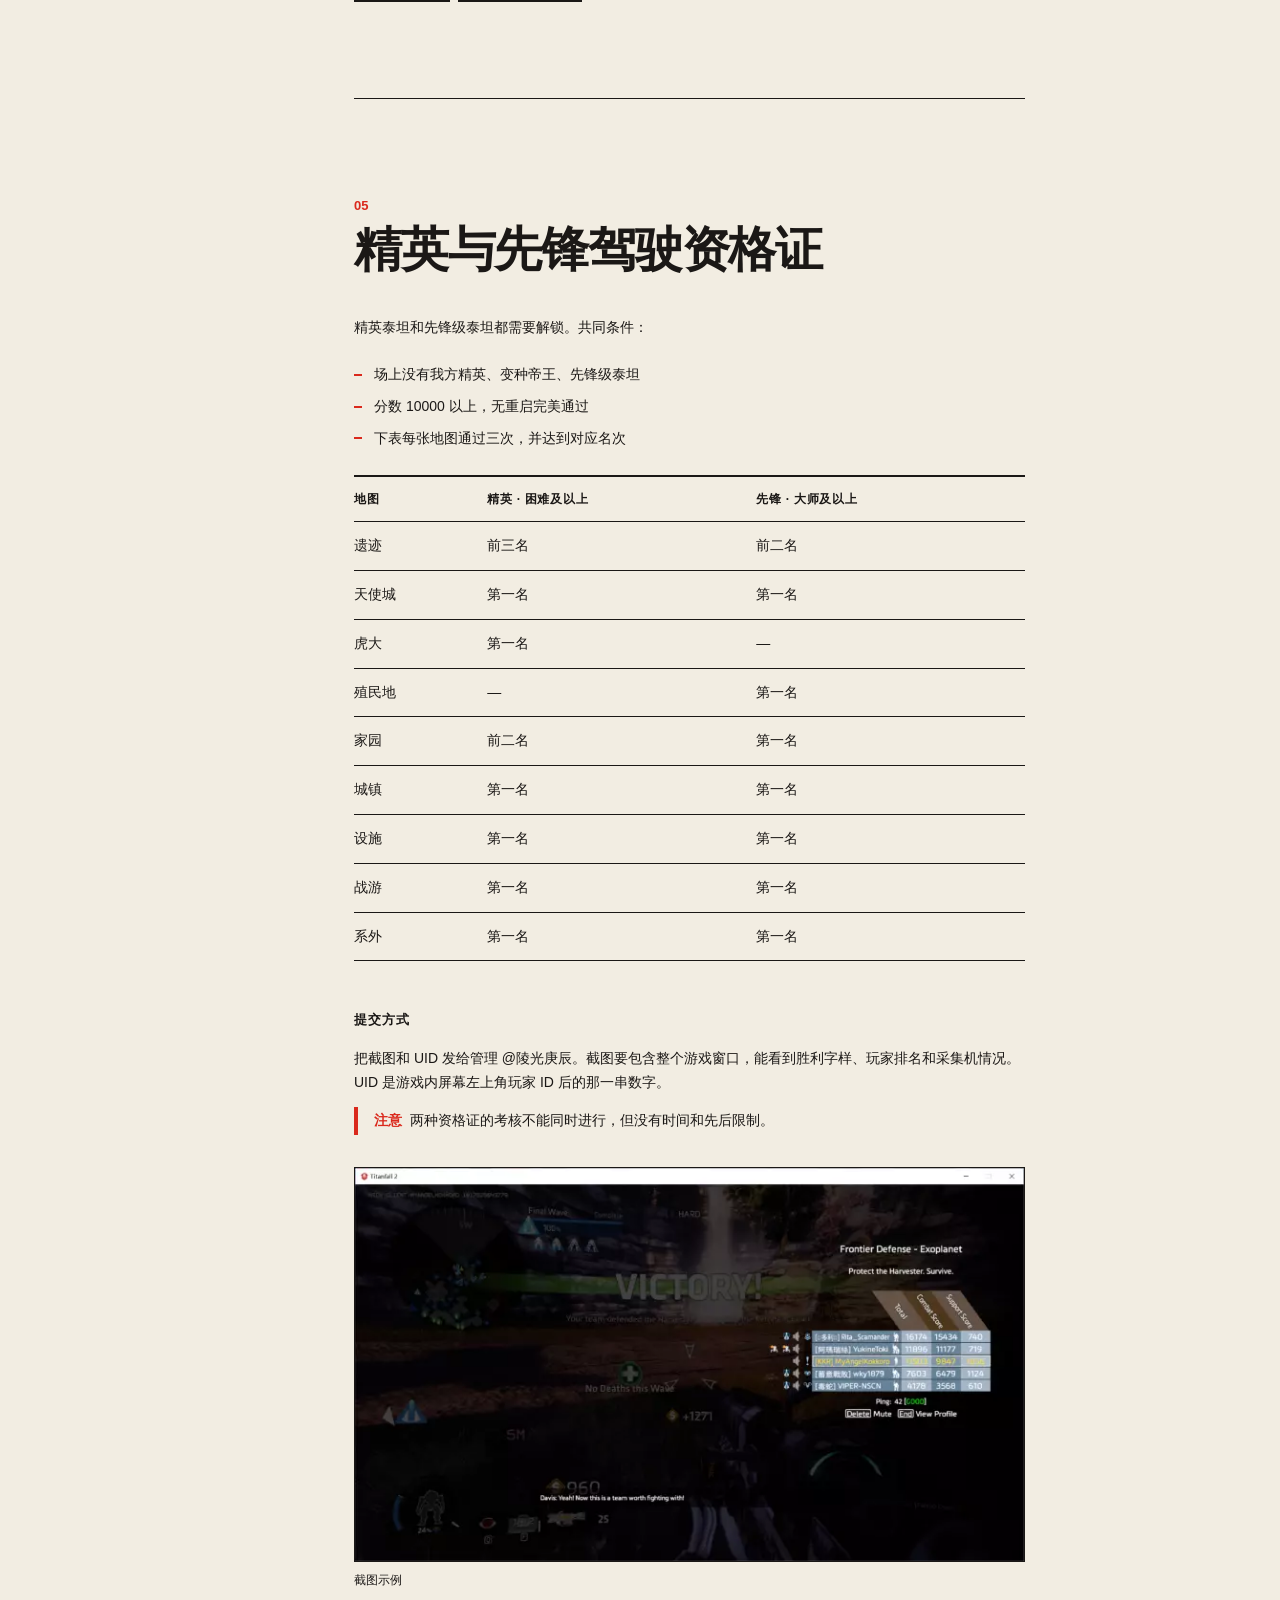
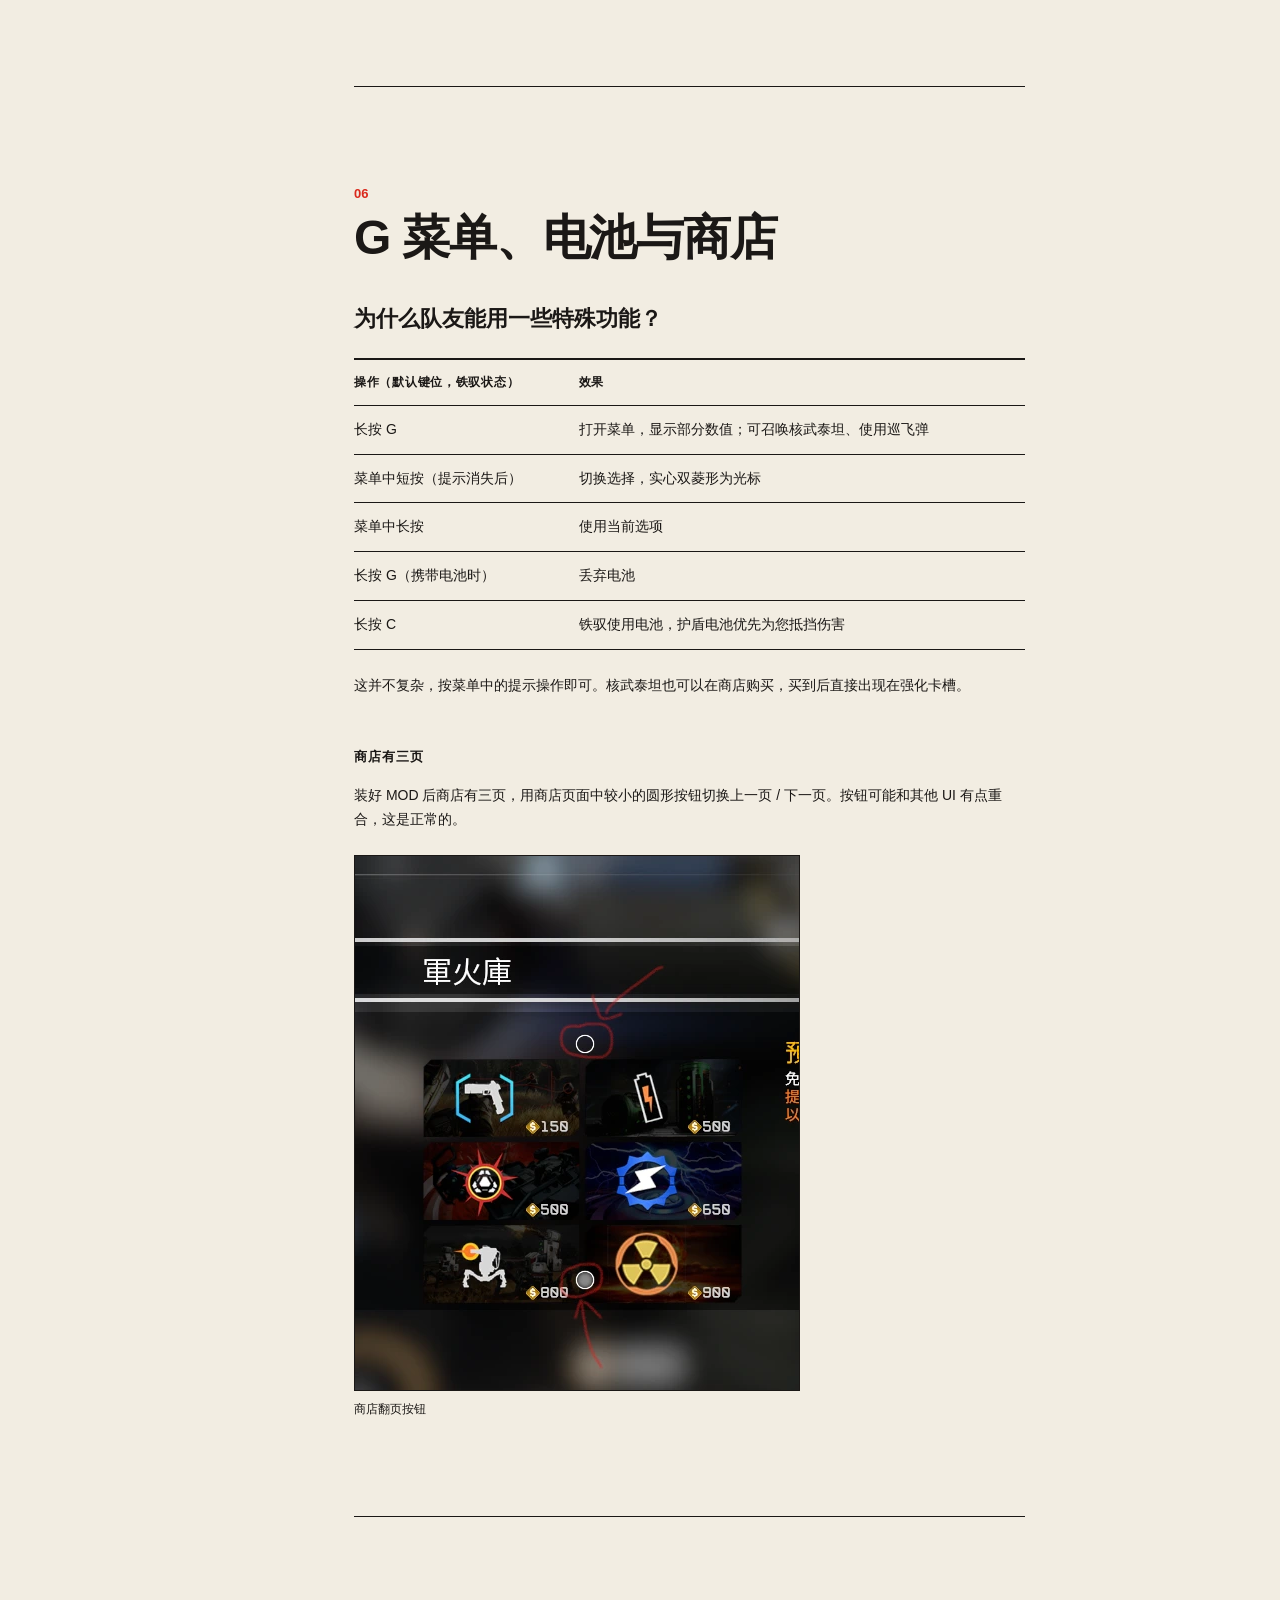
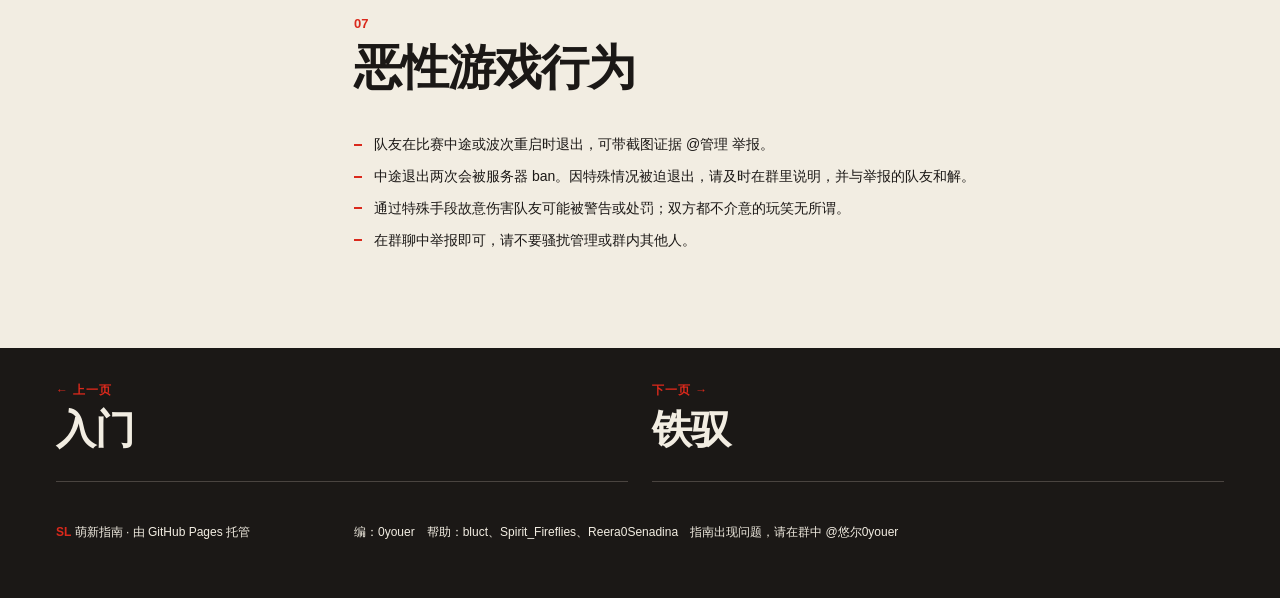
<file: play.html>
<!DOCTYPE html>
<html lang="zh-CN">
<head>
<meta charset="utf-8">
<meta name="viewport" content="width=device-width, initial-scale=1">
<title>玩法 · SL 指南</title>
<link rel="stylesheet" href="assets/site.css">
<script>document.documentElement.classList.add("js")</script>
</head>
<body class="" id="top">
<header class="top">
  <div class="grid">
    <a class="brand" href="index.html"><img src="assets/img/elite.png" alt=""><span>SL 指南</span></a>
    <ul class="nav"><li><a href="index.html">主页</a></li><li><a href="guide.html">入门</a></li><li><a href="play.html" aria-current="page">玩法</a></li><li><a href="pilots.html">铁驭</a></li><li><a href="titans.html">泰坦</a></li><li><a href="help.html">群聊与帮助</a></li></ul>
  </div>
</header>
<section class="hero">
  <div class="grid">
    <div class="full"><p class="kicker">02 / 关于游戏玩法</p><h1 class="display">玩法</h1></div>
    <div class="lede" style="grid-column: 4 / 9"><p>SL 有大量客制化内容。这里只讲你一定会遇到的规则，剩下的留给你自己探索。</p></div>
  </div>
</section><main class="grid">
  <ol class="index side" data-spy><li><a href="#level"><span>01</span>难度与等级</a></li><li><a href="#custom"><span>02</span>客制化内容</a></li><li><a href="#elite"><span>03</span>精英泰坦</a></li><li><a href="#replace"><span>04</span>替换机制</a></li><li><a href="#license"><span>05</span>驾驶资格证</a></li><li><a href="#menu"><span>06</span>G 菜单与商店</a></li><li><a href="#conduct"><span>07</span>恶性行为</a></li></ol>
  <div class="main">
    <section class="section" id="level">
      <p class="num">01</p>
      <h2>房间难度与泰坦等级</h2>
      <div class="body" style="margin-top:40px">
      <p class="q">进不去高难度房间？高难度房间用不了某些泰坦？</p>
      <p>只有满足房间等级要求的泰坦才能使用。最高等级的泰坦也达不到房间最低等级时，您无法正常游戏。</p>
      <p>北极星虽然解锁了所有神盾的效果，但神盾等级仍然从零开始。从简单难度开始反复使用该泰坦提升等级，直到能在想要的难度中使用它。</p>
      <p class="note"><b>偷懒技巧</b>只有 7 个原版泰坦计算神盾等级，客制化泰坦与对应原版泰坦算在一起。</p></div>
    </section>
    <section class="section" id="custom">
      <p class="num">02</p>
      <h2>客制化内容与地图</h2>
      <div class="body" style="margin-top:40px">
      <p class="q">为什么这些敌方 / 我方泰坦我都没见过？</p>
      <p>本服务器拥有大量客制化（即定制化、自定义）内容，例如各种泰坦的核武变种、精英变种等。</p>
      <h3>简单模式</h3>
      <p>简单房间中的精英和波次更简单，至尊白色涂装的自动泰坦会被强化。</p>
      <h3>地图变更</h3>
      <p>大部分地图都改过：敌方泰坦的降落数量、种类、地点全部变化，部分地图还加入了波次变化、特殊事件、特殊武器。出现特殊事件时会有文字或语音提示，请留意。</p>
      <p>突然被弹飞很远，可能是敌方泰坦技能或特殊设计。</p></div>
    </section>
    <section class="section" id="elite">
      <p class="num">03</p>
      <h2>精英泰坦</h2>
      <div class="body" style="margin-top:40px">
      <p class="q">精英泰坦是 SL 的特色。</p>
      <p>外貌为白色至尊，或黑红、黄色涂装。血量较高，更频繁地使用核心技能。不同的精英有不同的特性，非白色涂装的精英带有特殊能力。</p>
      <p>地图上会显示它的泰坦种类（图标只有那么几个），抬头显示上有特殊标识。</p><table><tr><th>难度</th><th>精英掉落</th></tr><tr><td>简单 / 普通</td><td>电池（绿色）</td></tr><tr><td>困难 / 大师</td><td>强化电池（黄色）</td></tr></table>
      <p class="note"><b>玩家驾驶</b>使用至尊皮肤的同时使用坚韧光芒皮肤，需要精英权限（见「驾驶资格证」）。</p></div>
    </section>
    <section class="section" id="replace">
      <p class="num">04</p>
      <h2>泰坦与技能替换</h2>
      <div class="body" style="margin-top:40px">
      <p class="q">我的泰坦和技能为什么变了？</p><table><tr><th>你使用的</th><th>会被替换为</th></tr><tr><td>至尊泰坦</td><td>对应的客制化泰坦</td></tr><tr><td>帝王 + 远征皮肤</td><td>远征</td></tr><tr><td>至尊泰坦 + 坚韧光芒皮肤</td><td>精英泰坦（需要精英权限）</td></tr><tr><td>帝王 + 坚韧光芒皮肤</td><td>精英泰坦（需要精英权限）</td></tr><tr><td>女性铁驭</td><td>客制化铁驭（技能不同）</td></tr></table>
      <p class="note"><b>注意</b>游戏内关于这类替换的提示可能不准确。客制化内容推荐去简单房间尝试，不推荐在其他难度中试。</p>
      <div class="actions"><a class="btn" href="titans.html">查看泰坦</a><a class="btn ghost" href="pilots.html">查看铁驭技能</a></div></div>
    </section>
    <section class="section" id="license">
      <p class="num">05</p>
      <h2>精英与先锋驾驶资格证</h2>
      <div class="body" style="margin-top:40px">
      <p>精英泰坦和先锋级泰坦都需要解锁。共同条件：</p><ul><li>场上没有我方精英、变种帝王、先锋级泰坦</li><li>分数 10000 以上，无重启完美通过</li><li>下表每张地图通过三次，并达到对应名次</li></ul><table><tr><th>地图</th><th>精英 · 困难及以上</th><th>先锋 · 大师及以上</th></tr><tr><td>遗迹</td><td>前三名</td><td>前二名</td></tr><tr><td>天使城</td><td>第一名</td><td>第一名</td></tr><tr><td>虎大</td><td>第一名</td><td>—</td></tr><tr><td>殖民地</td><td>—</td><td>第一名</td></tr><tr><td>家园</td><td>前二名</td><td>第一名</td></tr><tr><td>城镇</td><td>第一名</td><td>第一名</td></tr><tr><td>设施</td><td>第一名</td><td>第一名</td></tr><tr><td>战游</td><td>第一名</td><td>第一名</td></tr><tr><td>系外</td><td>第一名</td><td>第一名</td></tr></table>
      <h3>提交方式</h3>
      <p>把截图和 UID 发给管理 @陵光庚辰。截图要包含整个游戏窗口，能看到胜利字样、玩家排名和采集机情况。UID 是游戏内屏幕左上角玩家 ID 后的那一串数字。</p>
      <p class="note"><b>注意</b>两种资格证的考核不能同时进行，但没有时间和先后限制。</p><figure class="figure"><img src="photo/guide-victory-proof.webp" alt="合格的胜利截图示例"><figcaption>截图示例</figcaption></figure></div>
    </section>
    <section class="section" id="menu">
      <p class="num">06</p>
      <h2>G 菜单、电池与商店</h2>
      <div class="body" style="margin-top:40px">
      <p class="q">为什么队友能用一些特殊功能？</p><table><tr><th>操作（默认键位，铁驭状态）</th><th>效果</th></tr><tr><td>长按 G</td><td>打开菜单，显示部分数值；可召唤核武泰坦、使用巡飞弹</td></tr><tr><td>菜单中短按（提示消失后）</td><td>切换选择，实心双菱形为光标</td></tr><tr><td>菜单中长按</td><td>使用当前选项</td></tr><tr><td>长按 G（携带电池时）</td><td>丢弃电池</td></tr><tr><td>长按 C</td><td>铁驭使用电池，护盾电池优先为您抵挡伤害</td></tr></table>
      <p style="margin-top:24px">这并不复杂，按菜单中的提示操作即可。核武泰坦也可以在商店购买，买到后直接出现在强化卡槽。</p>
      <h3>商店有三页</h3>
      <p>装好 MOD 后商店有三页，用商店页面中较小的圆形按钮切换上一页 / 下一页。按钮可能和其他 UI 有点重合，这是正常的。</p><figure class="figure"><img src="photo/guide-store-pages.webp" alt="商店翻页圆形按钮位置"><figcaption>商店翻页按钮</figcaption></figure></div>
    </section>
    <section class="section" id="conduct">
      <p class="num">07</p>
      <h2>恶性游戏行为</h2>
      <div class="body" style="margin-top:40px"><ul><li>队友在比赛中途或波次重启时退出，可带截图证据 @管理 举报。</li><li>中途退出两次会被服务器 ban。因特殊情况被迫退出，请及时在群里说明，并与举报的队友和解。</li><li>通过特殊手段故意伤害队友可能被警告或处罚；双方都不介意的玩笑无所谓。</li><li>在群聊中举报即可，请不要骚扰管理或群内其他人。</li></ul></div>
    </section>
  </div>
</main>
<footer class="foot">
  <nav class="pager grid" aria-label="翻页"><a class="prev" href="guide.html"><span>← 上一页</span><b>入门</b></a><a class="next" href="pilots.html"><span>下一页 →</span><b>铁驭</b></a></nav>
  <div class="grid">
    <p class="l"><b>SL</b> 萌新指南 · 由 GitHub Pages 托管</p>
    <p class="r">编：0youer　帮助：bluct、Spirit_Fireflies、Reera0Senadina　指南出现问题，请在群中 @悠尔0youer</p>
  </div>
</footer>
<script src="assets/site.js"></script>
</body>
</html>
</file>
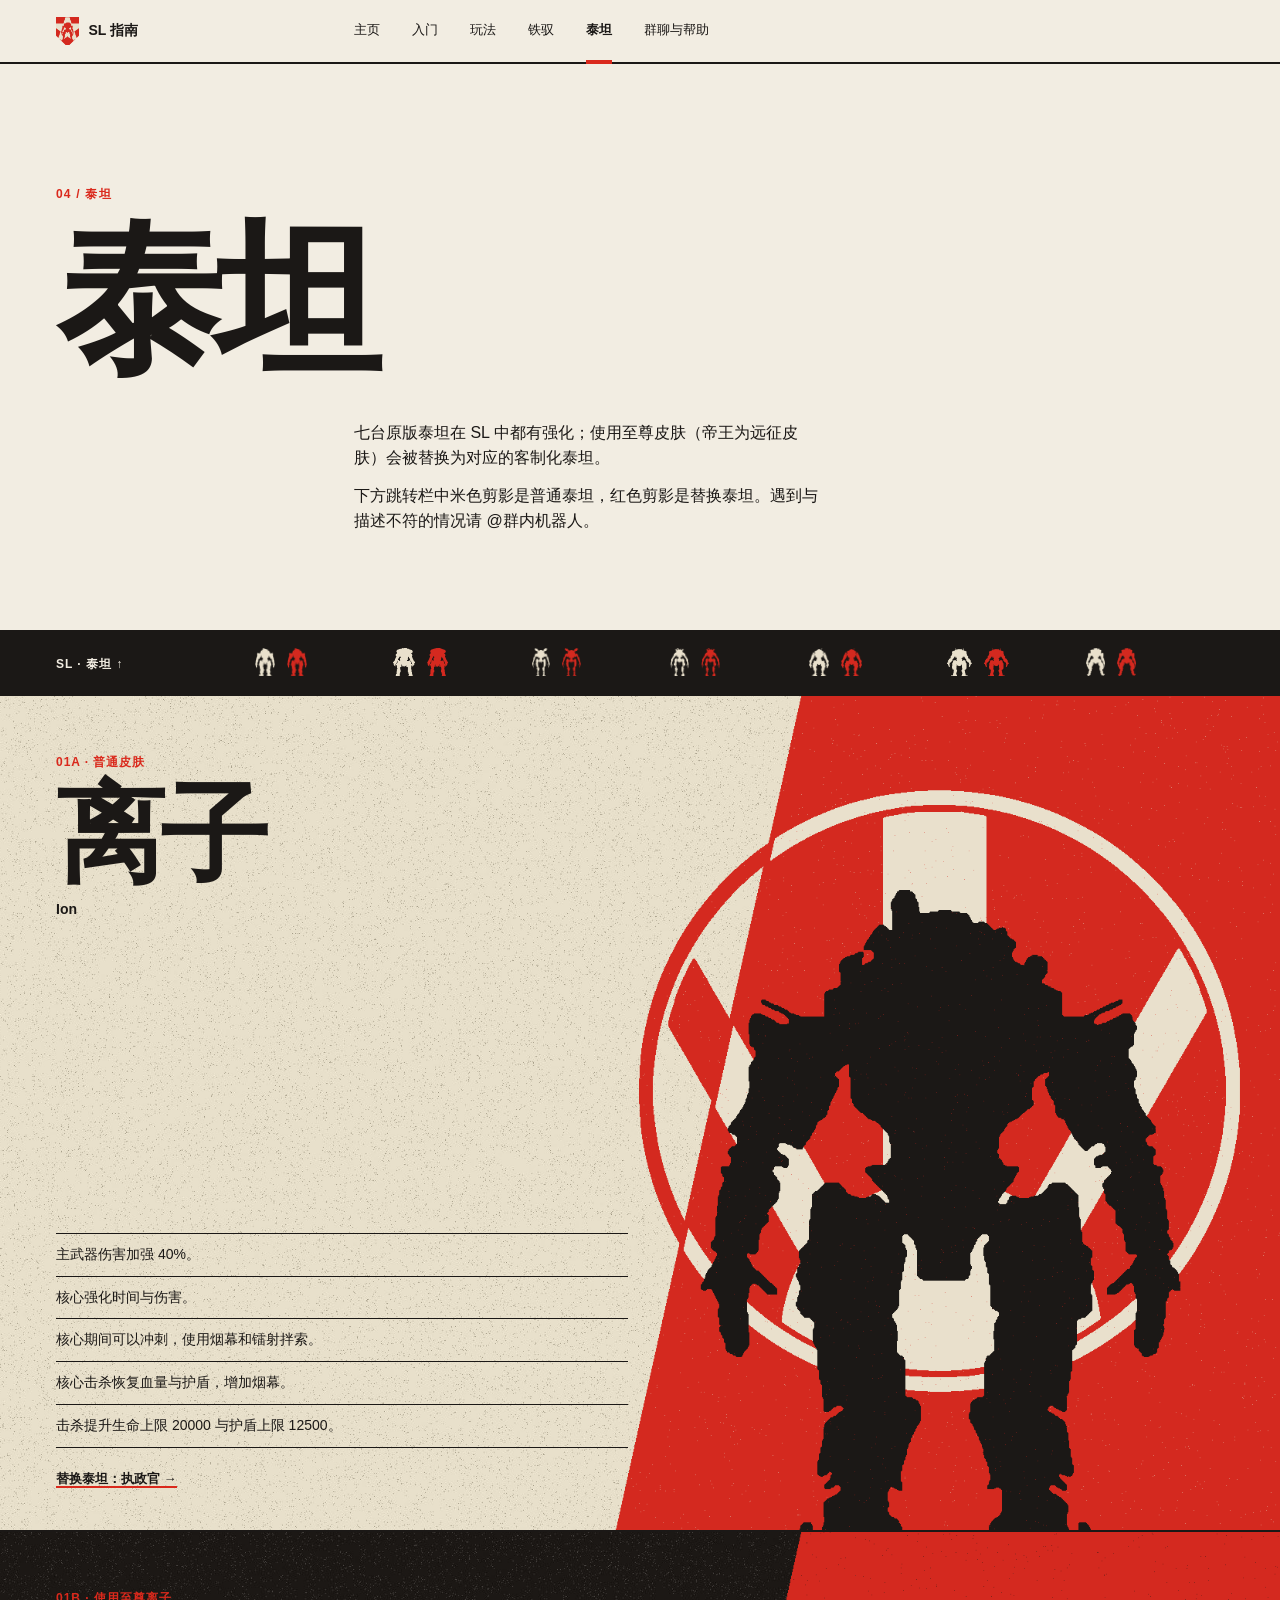
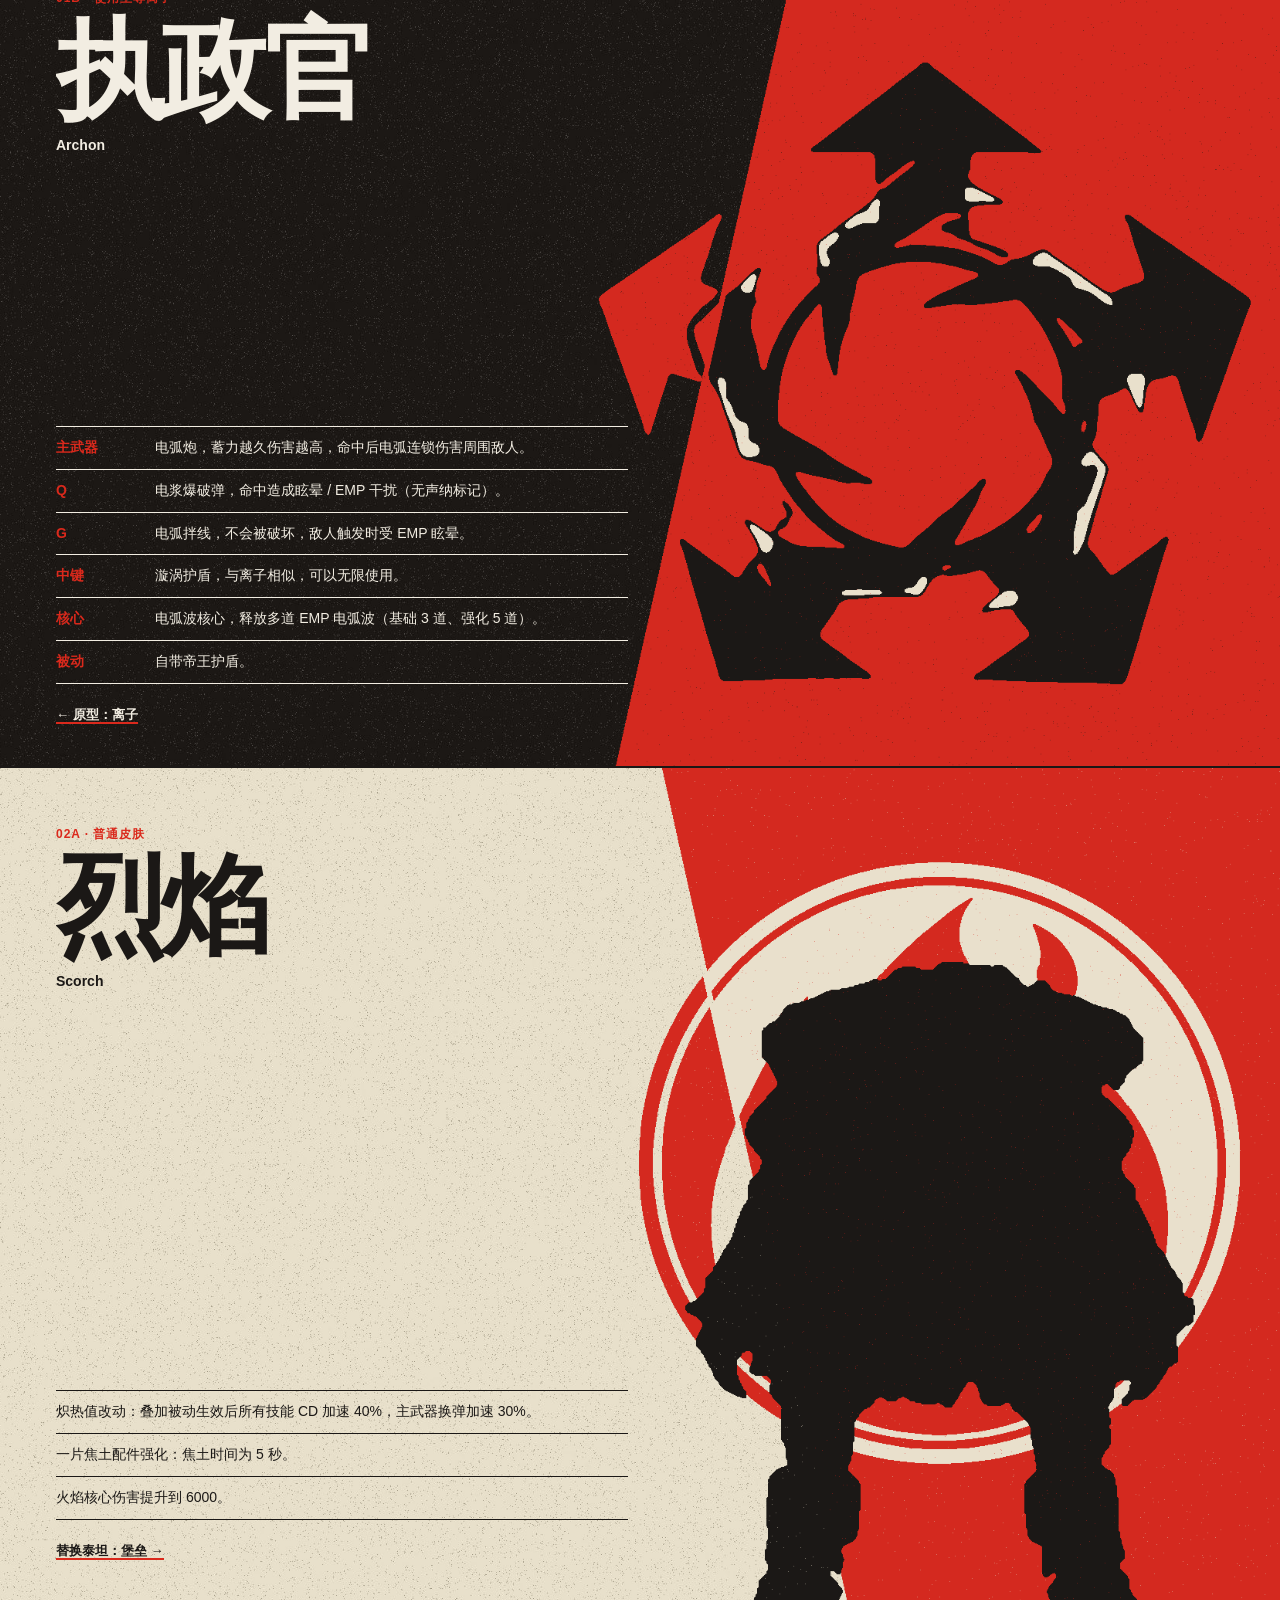
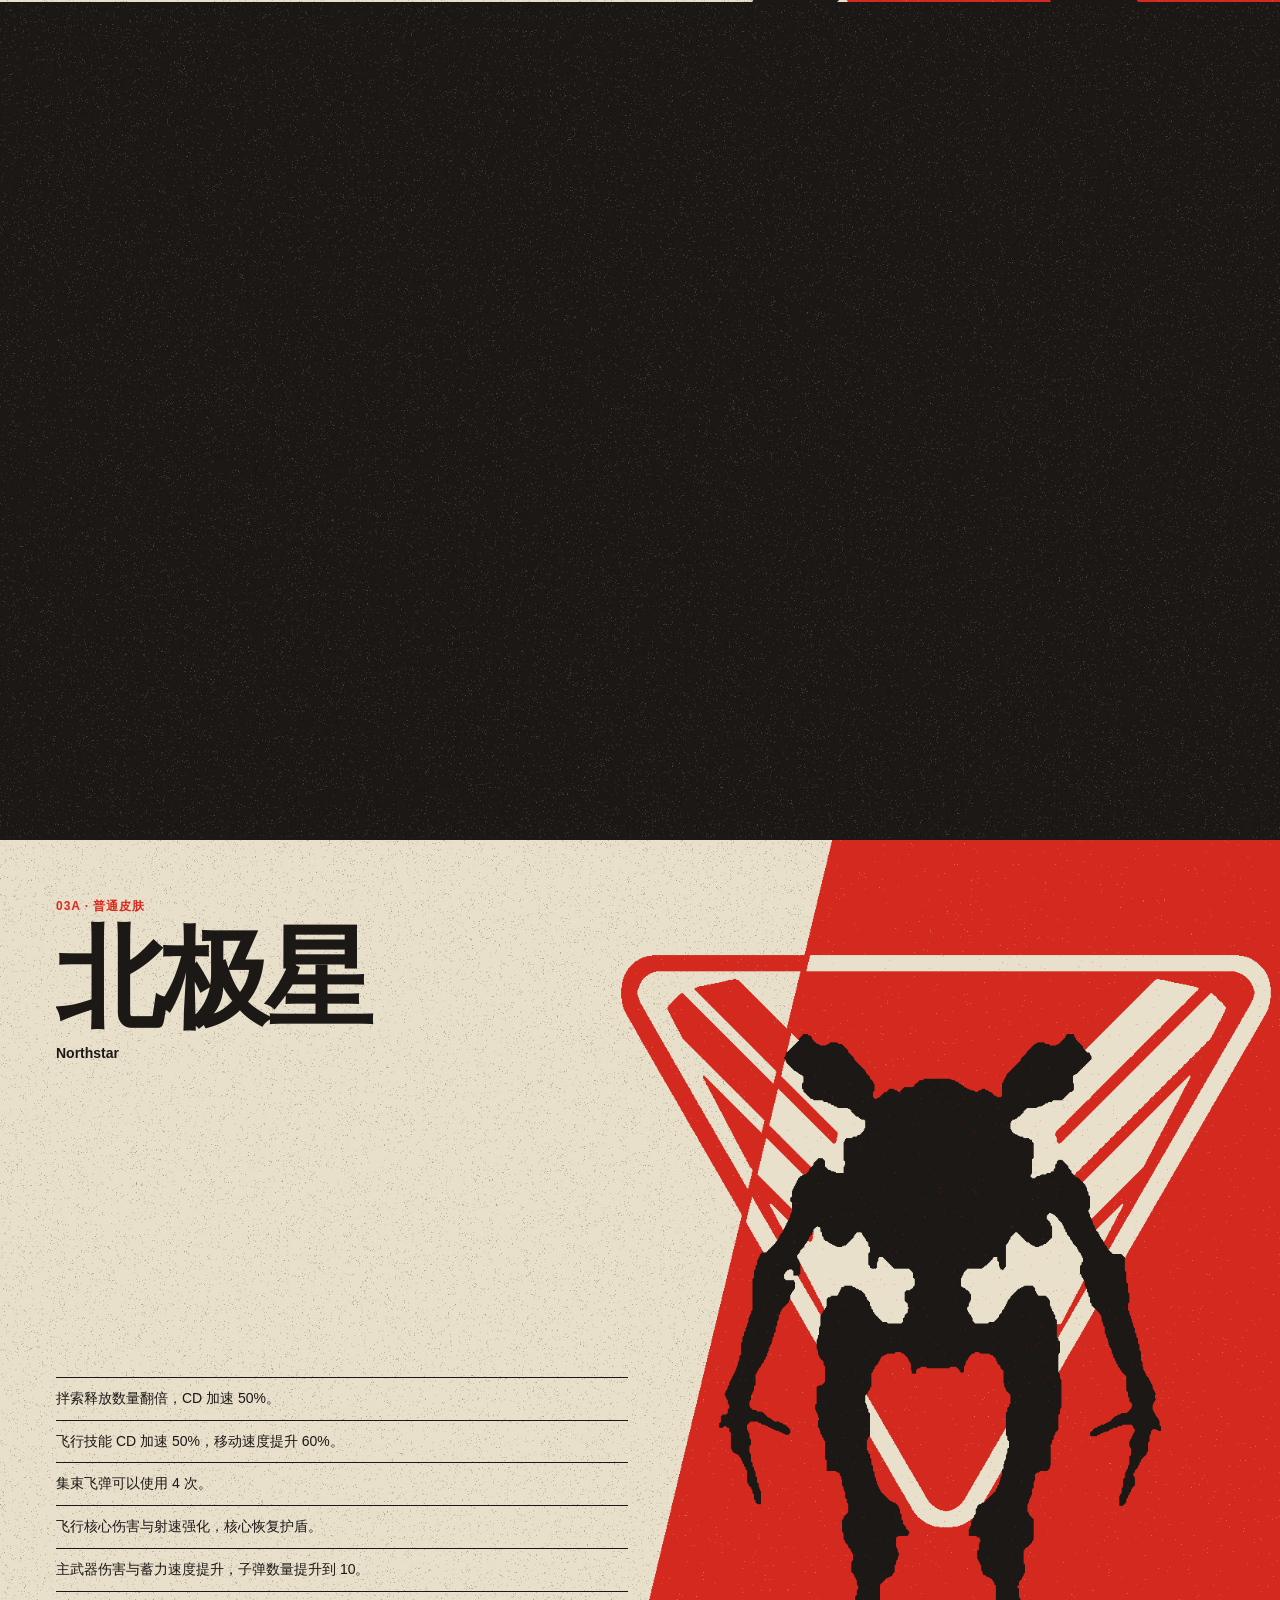
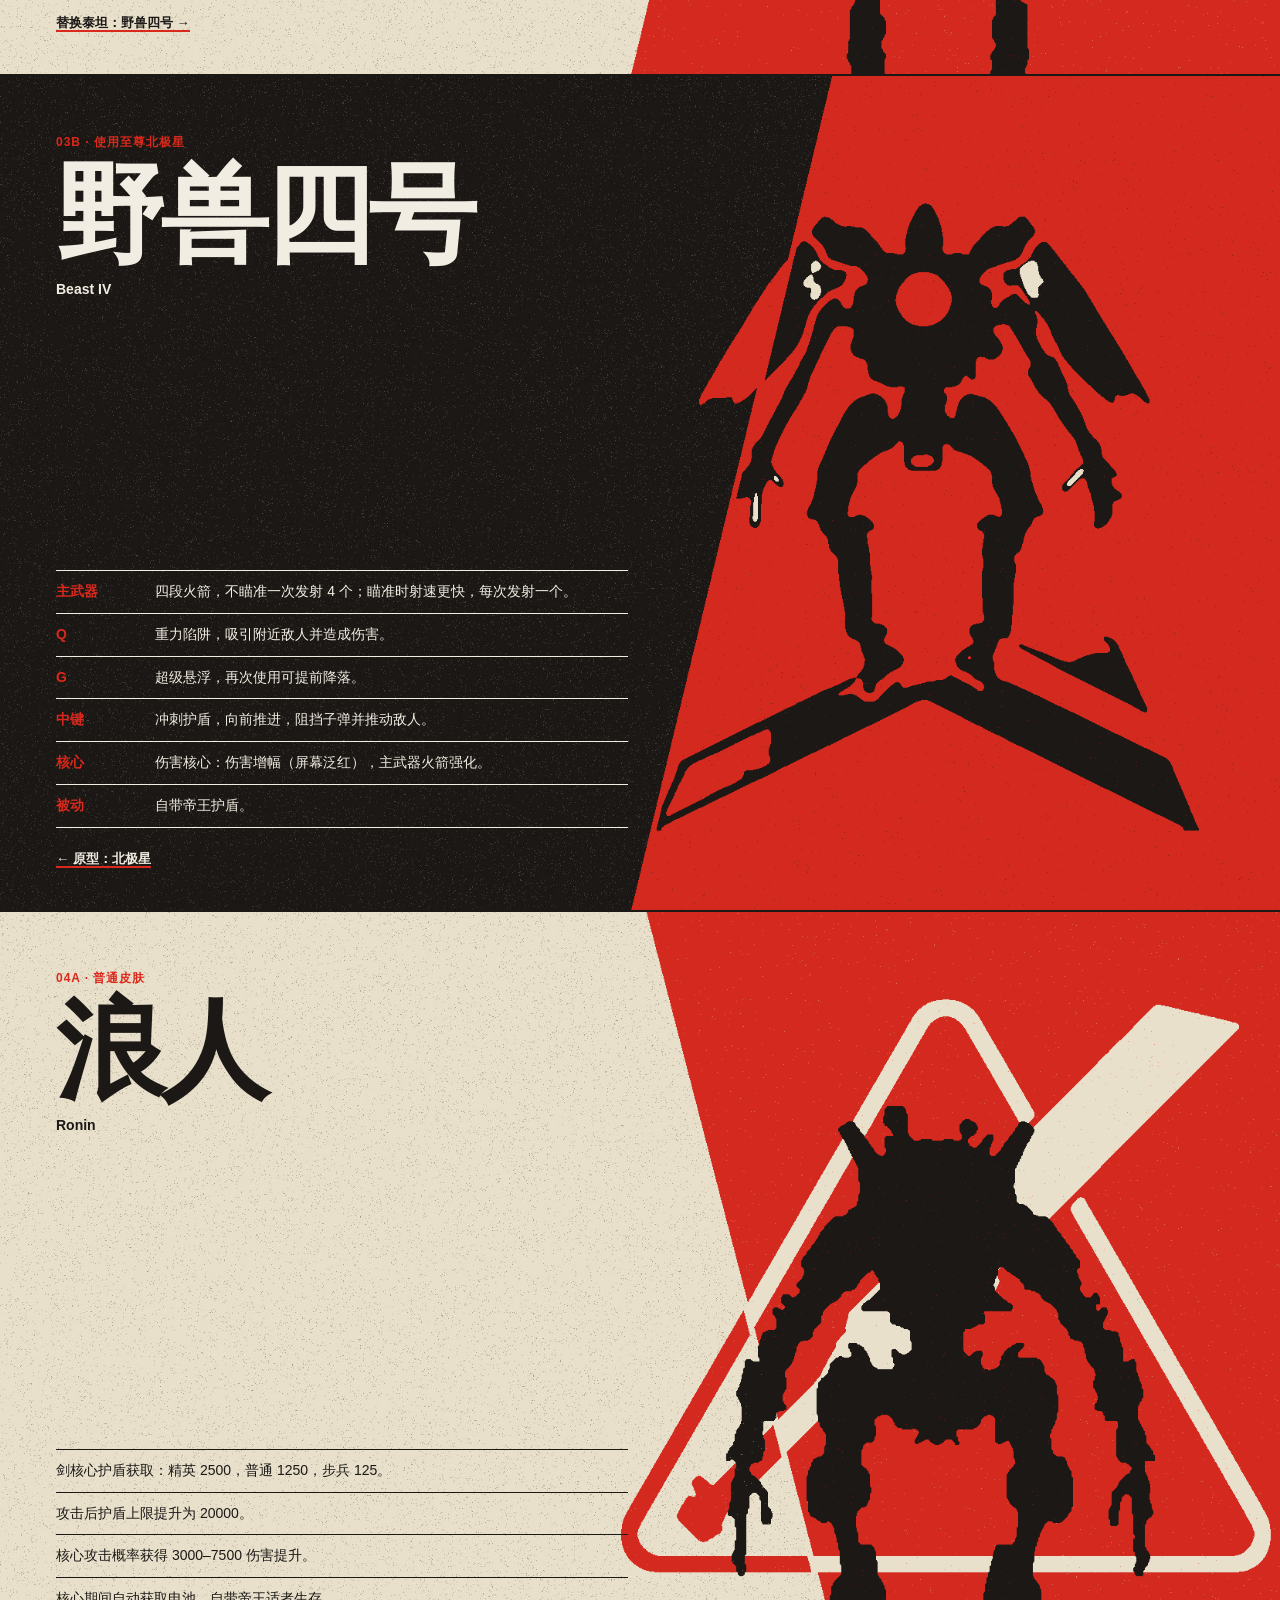
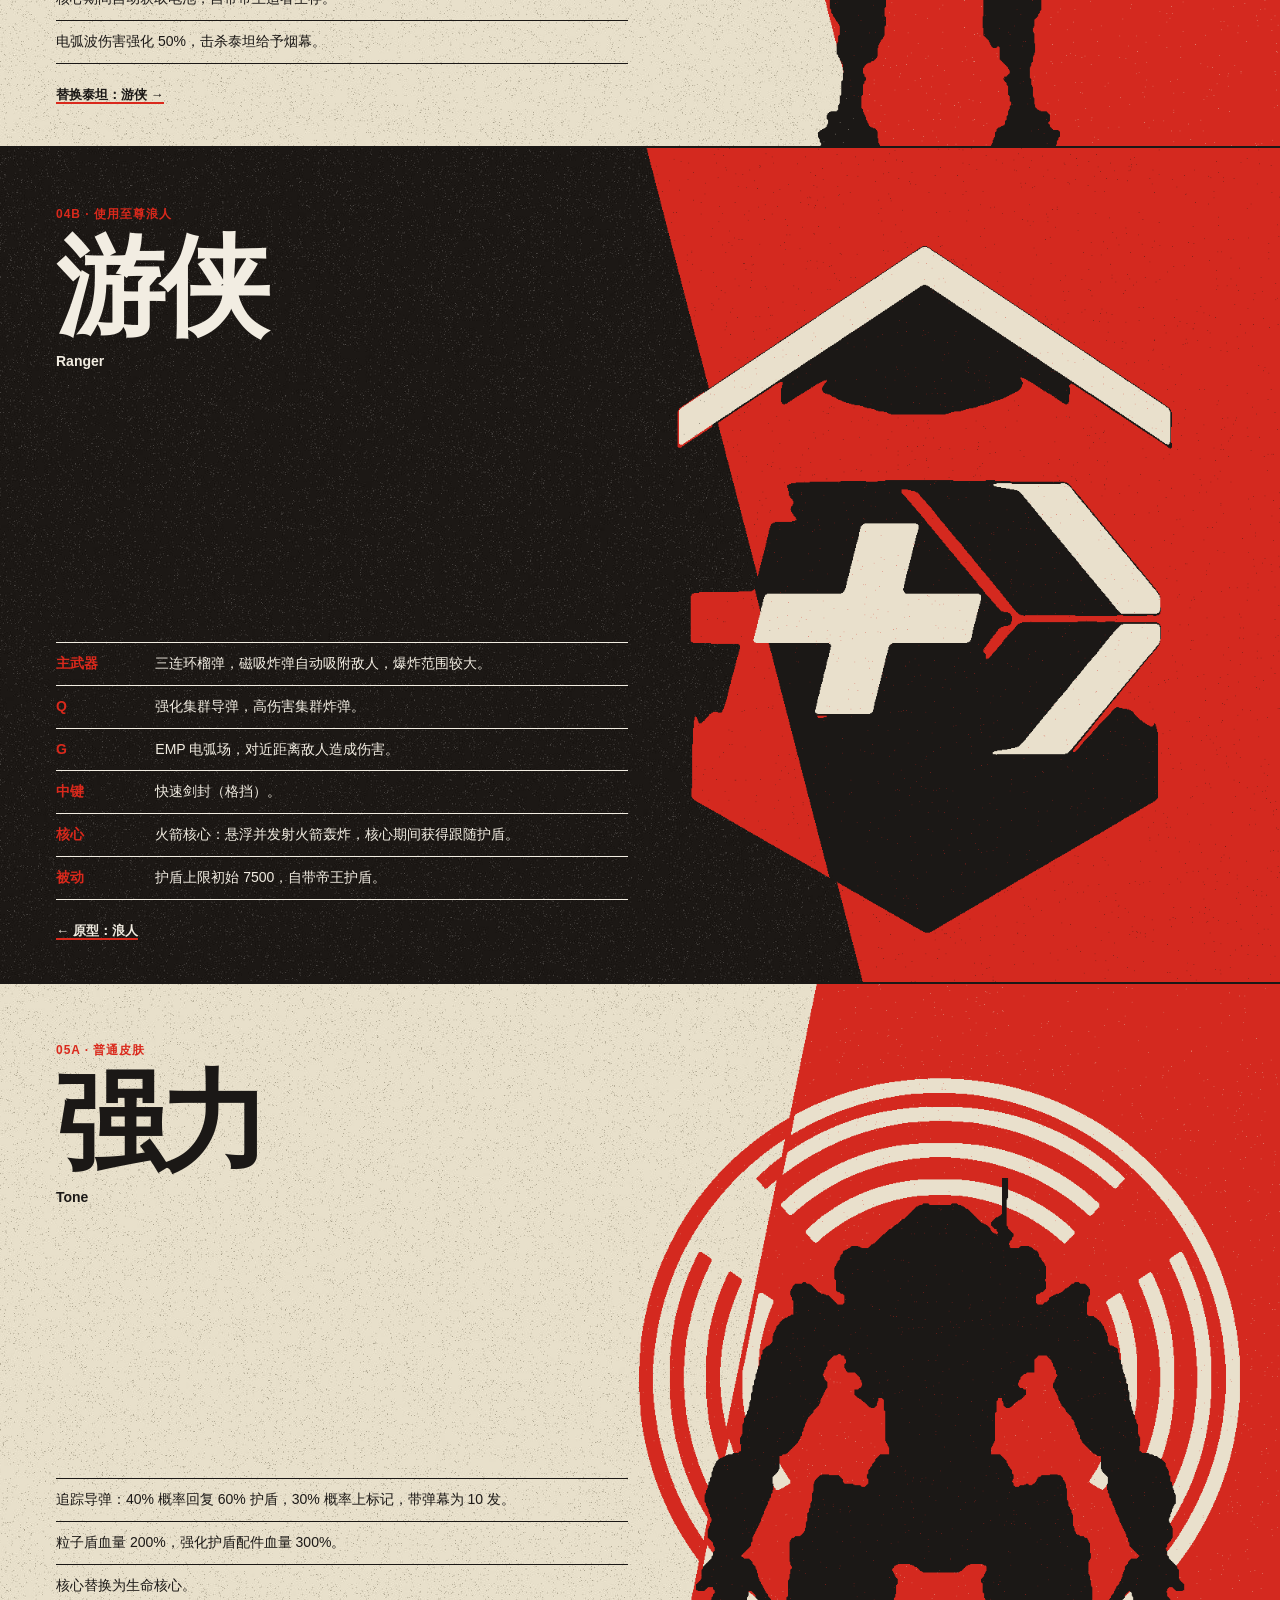
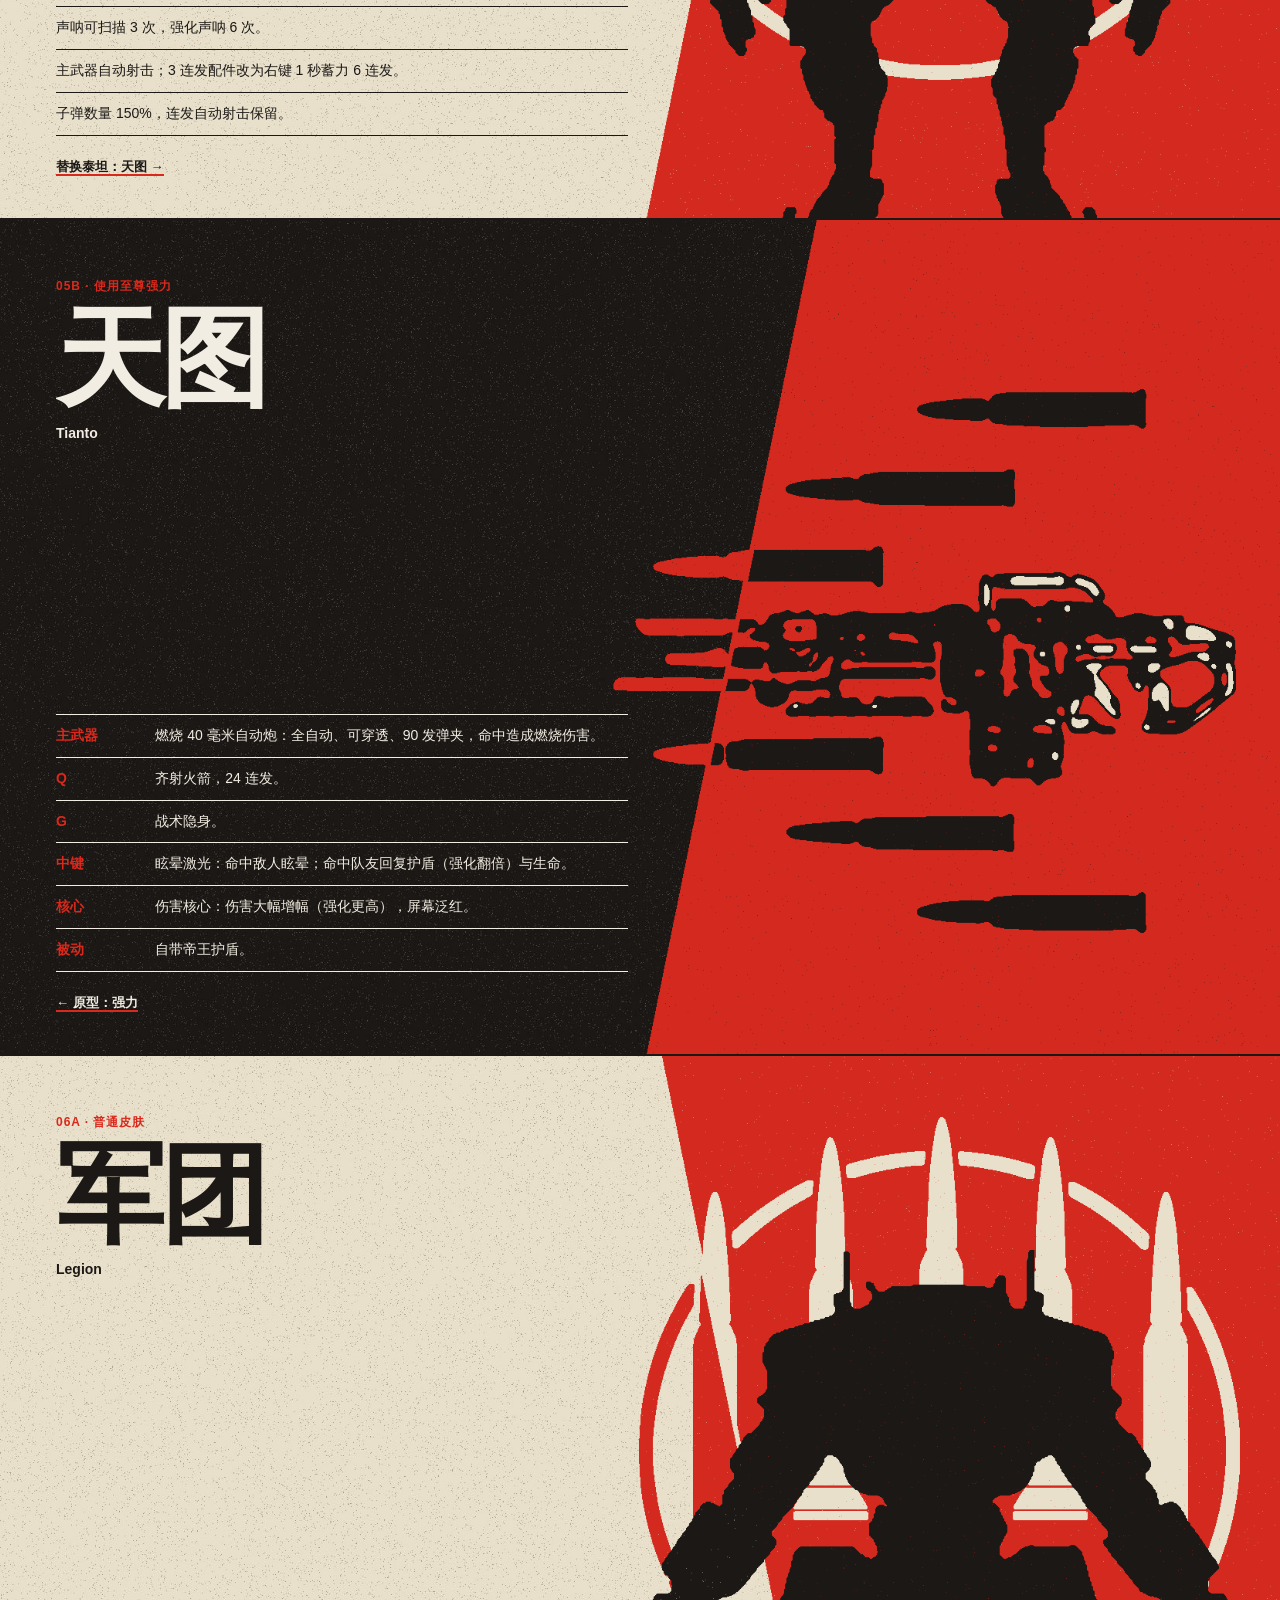
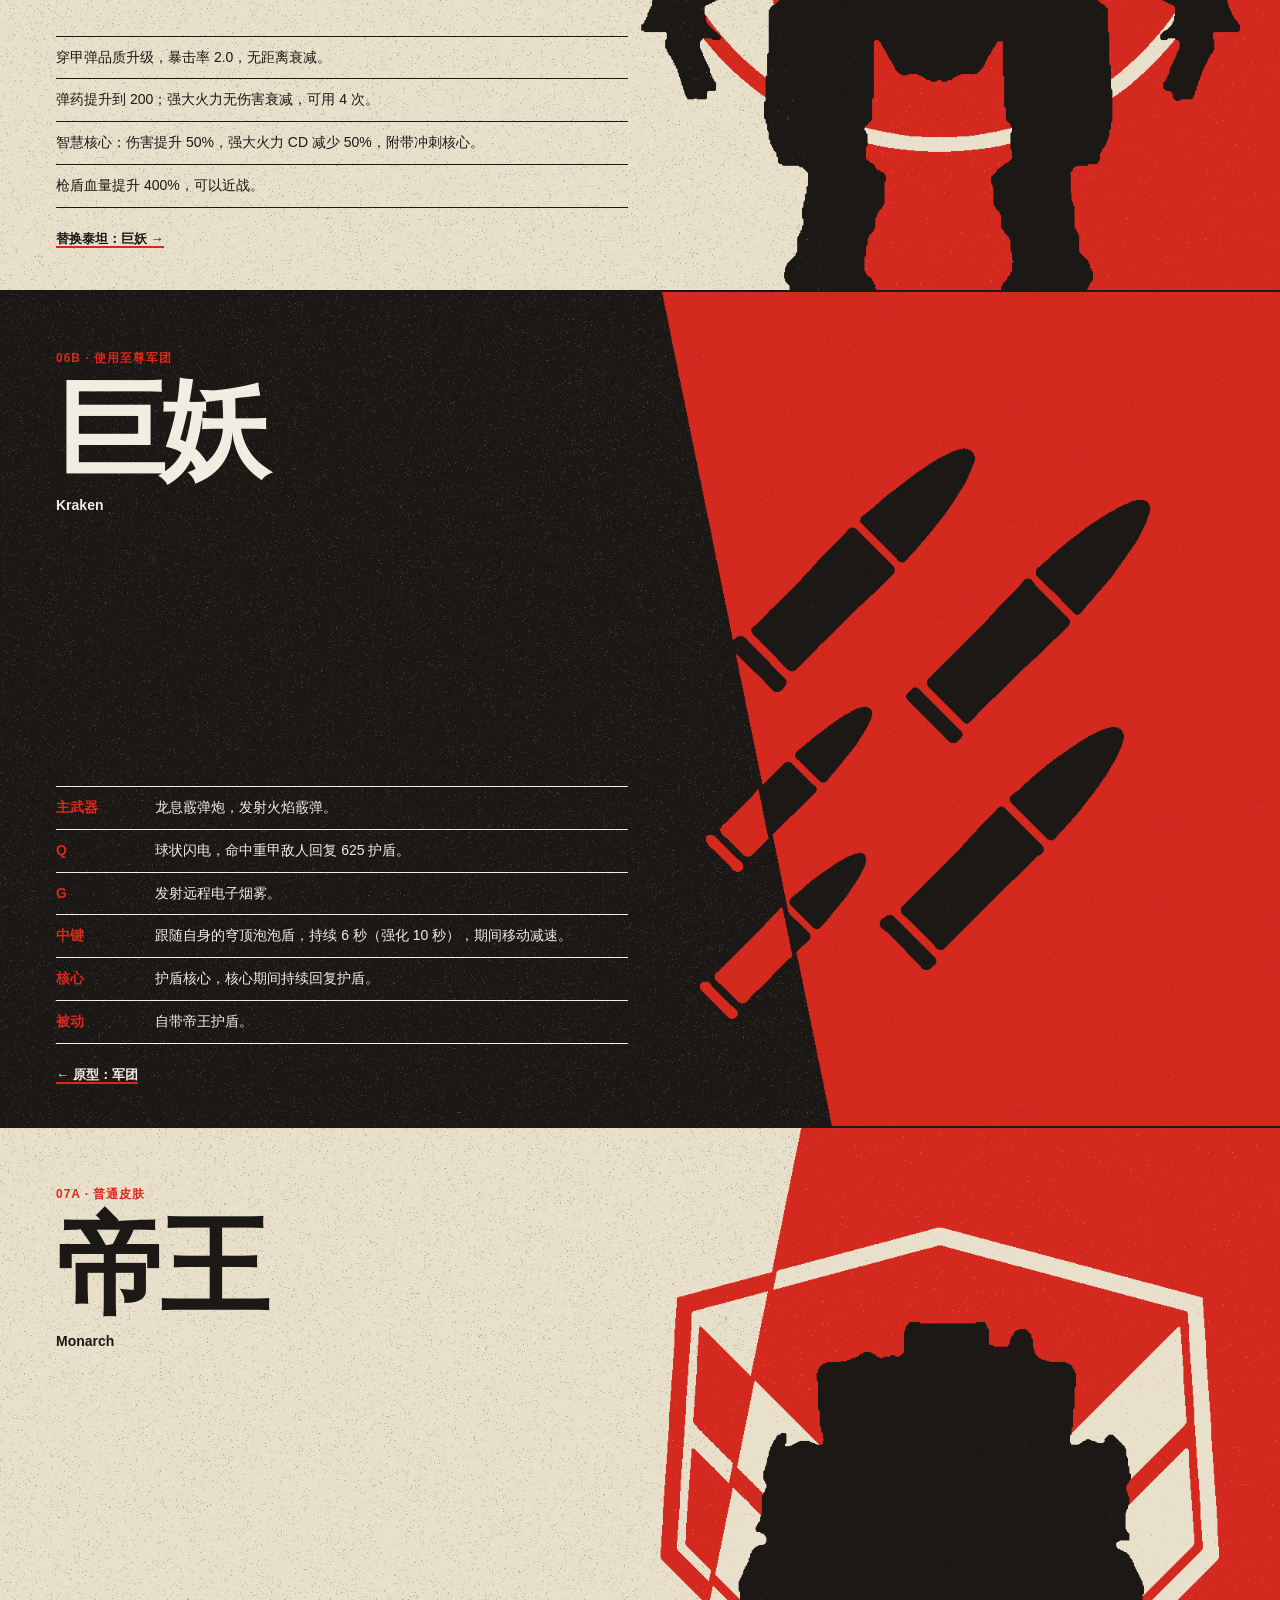
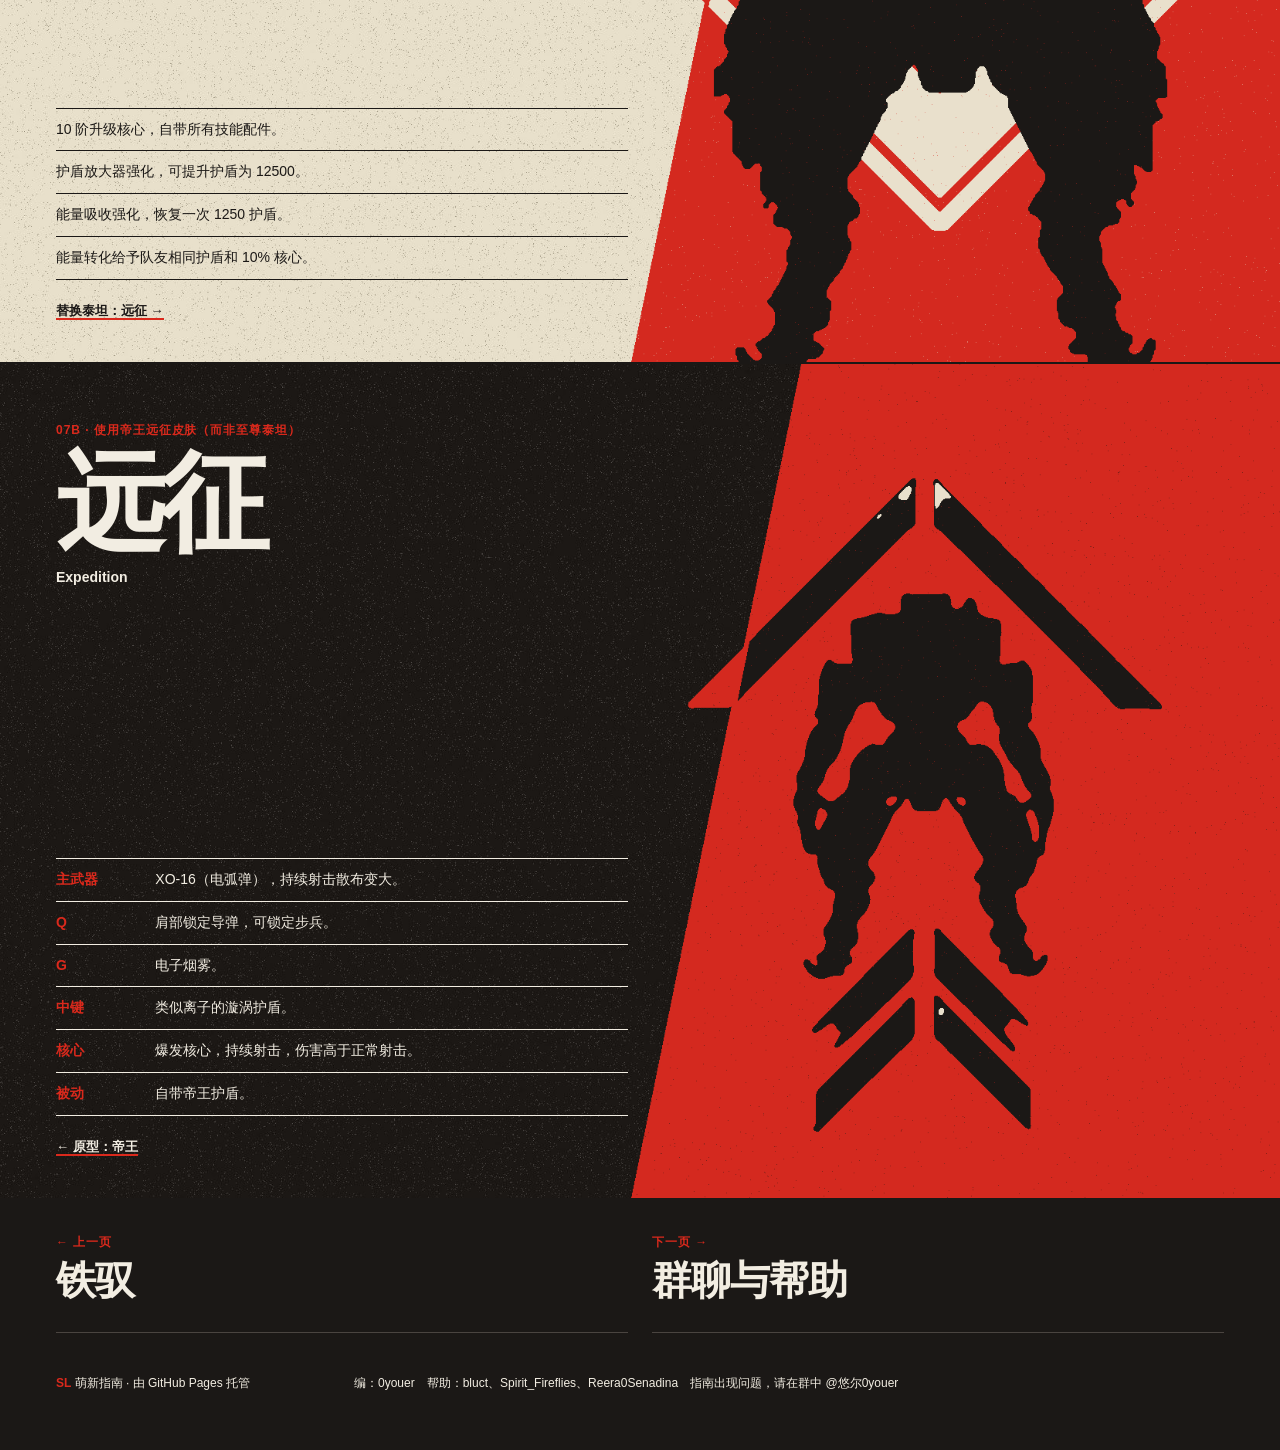
<file: titans.html>
<!DOCTYPE html>
<html lang="zh-CN">
<head>
<meta charset="utf-8">
<meta name="viewport" content="width=device-width, initial-scale=1">
<title>泰坦 · SL 指南</title>
<link rel="stylesheet" href="assets/site.css">
<script>document.documentElement.classList.add("js")</script>
</head>
<body class="titans-page" id="top">
<header class="top">
  <div class="grid">
    <a class="brand" href="index.html"><img src="assets/img/elite.png" alt=""><span>SL 指南</span></a>
    <ul class="nav"><li><a href="index.html">主页</a></li><li><a href="guide.html">入门</a></li><li><a href="play.html">玩法</a></li><li><a href="pilots.html">铁驭</a></li><li><a href="titans.html" aria-current="page">泰坦</a></li><li><a href="help.html">群聊与帮助</a></li></ul>
  </div>
</header>
<section class="hero">
  <div class="grid">
    <div class="full"><p class="kicker">04 / 泰坦</p><h1 class="display">泰坦</h1></div>
    <div class="lede" style="grid-column: 4 / 9"><p>七台原版泰坦在 SL 中都有强化；使用至尊皮肤（帝王为远征皮肤）会被替换为对应的客制化泰坦。</p><p>下方跳转栏中米色剪影是普通泰坦，红色剪影是替换泰坦。遇到与描述不符的情况请 @群内机器人。</p></div>
  </div>
</section>
<nav class="titan-bar" aria-label="泰坦跳转" data-spy>
  <div class="grid">
    <p class="label"><a href="#top" title="回到泰坦页顶部">SL · 泰坦 ↑</a></p>
    <ol><li class="pair-li"><a href="#ion" title="离子" aria-label="离子"><img src="assets/img/titan_ion_paper.png" alt=""><span>离子</span></a><a class="prime" href="#ion-prime" title="执政官（至尊离子）" aria-label="执政官"><img src="assets/img/titan_ion_red.png" alt=""><span>执政官</span></a></li><li class="pair-li"><a href="#scorch" title="烈焰" aria-label="烈焰"><img src="assets/img/titan_scorch_paper.png" alt=""><span>烈焰</span></a><a class="prime" href="#scorch-prime" title="堡垒（至尊烈焰）" aria-label="堡垒"><img src="assets/img/titan_scorch_red.png" alt=""><span>堡垒</span></a></li><li class="pair-li"><a href="#northstar" title="北极星" aria-label="北极星"><img src="assets/img/titan_northstar_paper.png" alt=""><span>北极星</span></a><a class="prime" href="#northstar-prime" title="野兽四号（至尊北极星）" aria-label="野兽四号"><img src="assets/img/titan_northstar_red.png" alt=""><span>野兽四号</span></a></li><li class="pair-li"><a href="#ronin" title="浪人" aria-label="浪人"><img src="assets/img/titan_ronin_paper.png" alt=""><span>浪人</span></a><a class="prime" href="#ronin-prime" title="游侠（至尊浪人）" aria-label="游侠"><img src="assets/img/titan_ronin_red.png" alt=""><span>游侠</span></a></li><li class="pair-li"><a href="#tone" title="强力" aria-label="强力"><img src="assets/img/titan_tone_paper.png" alt=""><span>强力</span></a><a class="prime" href="#tone-prime" title="天图（至尊强力）" aria-label="天图"><img src="assets/img/titan_tone_red.png" alt=""><span>天图</span></a></li><li class="pair-li"><a href="#legion" title="军团" aria-label="军团"><img src="assets/img/titan_legion_paper.png" alt=""><span>军团</span></a><a class="prime" href="#legion-prime" title="巨妖（至尊军团）" aria-label="巨妖"><img src="assets/img/titan_legion_red.png" alt=""><span>巨妖</span></a></li><li class="pair-li"><a href="#monarch" title="帝王" aria-label="帝王"><img src="assets/img/titan_monarch_paper.png" alt=""><span>帝王</span></a><a class="prime" href="#monarch-prime" title="远征（至尊帝王）" aria-label="远征"><img src="assets/img/titan_monarch_red.png" alt=""><span>远征</span></a></li></ol>
  </div>
</nav>
<main>
  <section class="titan" id="ion">
    <div class="grid">
      <div class="text">
        <p class="tag">01A · 普通皮肤</p>
        <h2 class="name">离子</h2>
        <p class="en">Ion</p>
        <ul class="spec plain"><li><span>主武器伤害加强 40%。</span></li><li><span>核心强化时间与伤害。</span></li><li><span>核心期间可以冲刺，使用烟幕和镭射拌索。</span></li><li><span>核心击杀恢复血量与护盾，增加烟幕。</span></li><li><span>击杀提升生命上限 20000 与护盾上限 12500。</span></li></ul>
        <p class="pair"><a href="#ion-prime">替换泰坦：执政官 →</a></p>
      </div>
    </div>
    <div class="scene" aria-hidden="true"><img class="layer base" src="assets/img/scene_ion_base.jpg" alt=""><img class="layer block" src="assets/img/scene_ion_block.png" alt=""><img class="layer figure" src="assets/img/scene_ion_figure.png" alt=""></div>
  </section>
  <section class="titan prime" id="ion-prime">
    <div class="grid">
      <div class="text">
        <p class="tag">01B · 使用至尊离子</p>
        <h2 class="name">执政官</h2>
        <p class="en">Archon</p>
        <ul class="spec"><li><b>主武器</b><span>电弧炮，蓄力越久伤害越高，命中后电弧连锁伤害周围敌人。</span></li><li><b>Q</b><span>电浆爆破弹，命中造成眩晕 / EMP 干扰（无声纳标记）。</span></li><li><b>G</b><span>电弧拌线，不会被破坏，敌人触发时受 EMP 眩晕。</span></li><li><b>中键</b><span>漩涡护盾，与离子相似，可以无限使用。</span></li><li><b>核心</b><span>电弧波核心，释放多道 EMP 电弧波（基础 3 道、强化 5 道）。</span></li><li><b>被动</b><span>自带帝王护盾。</span></li></ul>
        <p class="pair"><a href="#ion">← 原型：离子</a></p>
      </div>
    </div>
    <div class="scene" aria-hidden="true"><img class="layer base" src="assets/img/scene_ion_prime_base.jpg" alt=""><img class="layer block" src="assets/img/scene_ion_prime_block.png" alt=""><img class="layer figure" src="assets/img/scene_ion_prime_figure.png" alt=""></div>
  </section>
  <section class="titan" id="scorch">
    <div class="grid">
      <div class="text">
        <p class="tag">02A · 普通皮肤</p>
        <h2 class="name">烈焰</h2>
        <p class="en">Scorch</p>
        <ul class="spec plain"><li><span>炽热值改动：叠加被动生效后所有技能 CD 加速 40%，主武器换弹加速 30%。</span></li><li><span>一片焦土配件强化：焦土时间为 5 秒。</span></li><li><span>火焰核心伤害提升到 6000。</span></li></ul>
        <p class="pair"><a href="#scorch-prime">替换泰坦：堡垒 →</a></p>
      </div>
    </div>
    <div class="scene" aria-hidden="true"><img class="layer base" src="assets/img/scene_scorch_base.jpg" alt=""><img class="layer block" src="assets/img/scene_scorch_block.png" alt=""><img class="layer figure" src="assets/img/scene_scorch_figure.png" alt=""></div>
  </section>
  <section class="titan prime" id="scorch-prime">
    <div class="grid">
      <div class="text">
        <p class="tag">02B · 使用至尊烈焰</p>
        <h2 class="name">堡垒</h2>
        <p class="en">Bastion</p>
        <ul class="spec"><li><b>主武器</b><span>猎杀者炮，仅远距离模式（强化远程射击与穿透）。</span></li><li><b>Q</b><span>超级冲刺，向前飞跃，空中使用跳得更高更远。</span></li><li><b>G</b><span>拌锁陷阱，可爆炸，多次充能。</span></li><li><b>中键</b><span>枪盾，无法被破坏。</span></li><li><b>核心</b><span>瞬间爆发型火焰核心：0.25 秒内释放超高火焰伤害（泰坦甲 15000）。</span></li><li><b>被动</b><span>自带帝王护盾。</span></li></ul>
        <p class="pair"><a href="#scorch">← 原型：烈焰</a></p>
      </div>
    </div>
    <div class="scene" aria-hidden="true"><img class="layer base" src="assets/img/scene_scorch_prime_base.jpg" alt=""><img class="layer block" src="assets/img/scene_scorch_prime_block.png" alt=""><img class="layer figure" src="assets/img/scene_scorch_prime_figure.png" alt=""></div>
  </section>
  <section class="titan" id="northstar">
    <div class="grid">
      <div class="text">
        <p class="tag">03A · 普通皮肤</p>
        <h2 class="name">北极星</h2>
        <p class="en">Northstar</p>
        <ul class="spec plain"><li><span>拌索释放数量翻倍，CD 加速 50%。</span></li><li><span>飞行技能 CD 加速 50%，移动速度提升 60%。</span></li><li><span>集束飞弹可以使用 4 次。</span></li><li><span>飞行核心伤害与射速强化，核心恢复护盾。</span></li><li><span>主武器伤害与蓄力速度提升，子弹数量提升到 10。</span></li></ul>
        <p class="pair"><a href="#northstar-prime">替换泰坦：野兽四号 →</a></p>
      </div>
    </div>
    <div class="scene" aria-hidden="true"><img class="layer base" src="assets/img/scene_northstar_base.jpg" alt=""><img class="layer block" src="assets/img/scene_northstar_block.png" alt=""><img class="layer figure" src="assets/img/scene_northstar_figure.png" alt=""></div>
  </section>
  <section class="titan prime" id="northstar-prime">
    <div class="grid">
      <div class="text">
        <p class="tag">03B · 使用至尊北极星</p>
        <h2 class="name">野兽四号</h2>
        <p class="en">Beast IV</p>
        <ul class="spec"><li><b>主武器</b><span>四段火箭，不瞄准一次发射 4 个；瞄准时射速更快，每次发射一个。</span></li><li><b>Q</b><span>重力陷阱，吸引附近敌人并造成伤害。</span></li><li><b>G</b><span>超级悬浮，再次使用可提前降落。</span></li><li><b>中键</b><span>冲刺护盾，向前推进，阻挡子弹并推动敌人。</span></li><li><b>核心</b><span>伤害核心：伤害增幅（屏幕泛红），主武器火箭强化。</span></li><li><b>被动</b><span>自带帝王护盾。</span></li></ul>
        <p class="pair"><a href="#northstar">← 原型：北极星</a></p>
      </div>
    </div>
    <div class="scene" aria-hidden="true"><img class="layer base" src="assets/img/scene_northstar_prime_base.jpg" alt=""><img class="layer block" src="assets/img/scene_northstar_prime_block.png" alt=""><img class="layer figure" src="assets/img/scene_northstar_prime_figure.png" alt=""></div>
  </section>
  <section class="titan" id="ronin">
    <div class="grid">
      <div class="text">
        <p class="tag">04A · 普通皮肤</p>
        <h2 class="name">浪人</h2>
        <p class="en">Ronin</p>
        <ul class="spec plain"><li><span>剑核心护盾获取：精英 2500，普通 1250，步兵 125。</span></li><li><span>攻击后护盾上限提升为 20000。</span></li><li><span>核心攻击概率获得 3000–7500 伤害提升。</span></li><li><span>核心期间自动获取电池，自带帝王适者生存。</span></li><li><span>电弧波伤害强化 50%，击杀泰坦给予烟幕。</span></li></ul>
        <p class="pair"><a href="#ronin-prime">替换泰坦：游侠 →</a></p>
      </div>
    </div>
    <div class="scene" aria-hidden="true"><img class="layer base" src="assets/img/scene_ronin_base.jpg" alt=""><img class="layer block" src="assets/img/scene_ronin_block.png" alt=""><img class="layer figure" src="assets/img/scene_ronin_figure.png" alt=""></div>
  </section>
  <section class="titan prime" id="ronin-prime">
    <div class="grid">
      <div class="text">
        <p class="tag">04B · 使用至尊浪人</p>
        <h2 class="name">游侠</h2>
        <p class="en">Ranger</p>
        <ul class="spec"><li><b>主武器</b><span>三连环榴弹，磁吸炸弹自动吸附敌人，爆炸范围较大。</span></li><li><b>Q</b><span>强化集群导弹，高伤害集群炸弹。</span></li><li><b>G</b><span>EMP 电弧场，对近距离敌人造成伤害。</span></li><li><b>中键</b><span>快速剑封（格挡）。</span></li><li><b>核心</b><span>火箭核心：悬浮并发射火箭轰炸，核心期间获得跟随护盾。</span></li><li><b>被动</b><span>护盾上限初始 7500，自带帝王护盾。</span></li></ul>
        <p class="pair"><a href="#ronin">← 原型：浪人</a></p>
      </div>
    </div>
    <div class="scene" aria-hidden="true"><img class="layer base" src="assets/img/scene_ronin_prime_base.jpg" alt=""><img class="layer block" src="assets/img/scene_ronin_prime_block.png" alt=""><img class="layer figure" src="assets/img/scene_ronin_prime_figure.png" alt=""></div>
  </section>
  <section class="titan" id="tone">
    <div class="grid">
      <div class="text">
        <p class="tag">05A · 普通皮肤</p>
        <h2 class="name">强力</h2>
        <p class="en">Tone</p>
        <ul class="spec plain"><li><span>追踪导弹：40% 概率回复 60% 护盾，30% 概率上标记，带弹幕为 10 发。</span></li><li><span>粒子盾血量 200%，强化护盾配件血量 300%。</span></li><li><span>核心替换为生命核心。</span></li><li><span>声呐可扫描 3 次，强化声呐 6 次。</span></li><li><span>主武器自动射击；3 连发配件改为右键 1 秒蓄力 6 连发。</span></li><li><span>子弹数量 150%，连发自动射击保留。</span></li></ul>
        <p class="pair"><a href="#tone-prime">替换泰坦：天图 →</a></p>
      </div>
    </div>
    <div class="scene" aria-hidden="true"><img class="layer base" src="assets/img/scene_tone_base.jpg" alt=""><img class="layer block" src="assets/img/scene_tone_block.png" alt=""><img class="layer figure" src="assets/img/scene_tone_figure.png" alt=""></div>
  </section>
  <section class="titan prime" id="tone-prime">
    <div class="grid">
      <div class="text">
        <p class="tag">05B · 使用至尊强力</p>
        <h2 class="name">天图</h2>
        <p class="en">Tianto</p>
        <ul class="spec"><li><b>主武器</b><span>燃烧 40 毫米自动炮：全自动、可穿透、90 发弹夹，命中造成燃烧伤害。</span></li><li><b>Q</b><span>齐射火箭，24 连发。</span></li><li><b>G</b><span>战术隐身。</span></li><li><b>中键</b><span>眩晕激光：命中敌人眩晕；命中队友回复护盾（强化翻倍）与生命。</span></li><li><b>核心</b><span>伤害核心：伤害大幅增幅（强化更高），屏幕泛红。</span></li><li><b>被动</b><span>自带帝王护盾。</span></li></ul>
        <p class="pair"><a href="#tone">← 原型：强力</a></p>
      </div>
    </div>
    <div class="scene" aria-hidden="true"><img class="layer base" src="assets/img/scene_tone_prime_base.jpg" alt=""><img class="layer block" src="assets/img/scene_tone_prime_block.png" alt=""><img class="layer figure" src="assets/img/scene_tone_prime_figure.png" alt=""></div>
  </section>
  <section class="titan" id="legion">
    <div class="grid">
      <div class="text">
        <p class="tag">06A · 普通皮肤</p>
        <h2 class="name">军团</h2>
        <p class="en">Legion</p>
        <ul class="spec plain"><li><span>穿甲弹品质升级，暴击率 2.0，无距离衰减。</span></li><li><span>弹药提升到 200；强大火力无伤害衰减，可用 4 次。</span></li><li><span>智慧核心：伤害提升 50%，强大火力 CD 减少 50%，附带冲刺核心。</span></li><li><span>枪盾血量提升 400%，可以近战。</span></li></ul>
        <p class="pair"><a href="#legion-prime">替换泰坦：巨妖 →</a></p>
      </div>
    </div>
    <div class="scene" aria-hidden="true"><img class="layer base" src="assets/img/scene_legion_base.jpg" alt=""><img class="layer block" src="assets/img/scene_legion_block.png" alt=""><img class="layer figure" src="assets/img/scene_legion_figure.png" alt=""></div>
  </section>
  <section class="titan prime" id="legion-prime">
    <div class="grid">
      <div class="text">
        <p class="tag">06B · 使用至尊军团</p>
        <h2 class="name">巨妖</h2>
        <p class="en">Kraken</p>
        <ul class="spec"><li><b>主武器</b><span>龙息霰弹炮，发射火焰霰弹。</span></li><li><b>Q</b><span>球状闪电，命中重甲敌人回复 625 护盾。</span></li><li><b>G</b><span>发射远程电子烟雾。</span></li><li><b>中键</b><span>跟随自身的穹顶泡泡盾，持续 6 秒（强化 10 秒），期间移动减速。</span></li><li><b>核心</b><span>护盾核心，核心期间持续回复护盾。</span></li><li><b>被动</b><span>自带帝王护盾。</span></li></ul>
        <p class="pair"><a href="#legion">← 原型：军团</a></p>
      </div>
    </div>
    <div class="scene" aria-hidden="true"><img class="layer base" src="assets/img/scene_legion_prime_base.jpg" alt=""><img class="layer block" src="assets/img/scene_legion_prime_block.png" alt=""><img class="layer figure" src="assets/img/scene_legion_prime_figure.png" alt=""></div>
  </section>
  <section class="titan" id="monarch">
    <div class="grid">
      <div class="text">
        <p class="tag">07A · 普通皮肤</p>
        <h2 class="name">帝王</h2>
        <p class="en">Monarch</p>
        <ul class="spec plain"><li><span>10 阶升级核心，自带所有技能配件。</span></li><li><span>护盾放大器强化，可提升护盾为 12500。</span></li><li><span>能量吸收强化，恢复一次 1250 护盾。</span></li><li><span>能量转化给予队友相同护盾和 10% 核心。</span></li></ul>
        <p class="pair"><a href="#monarch-prime">替换泰坦：远征 →</a></p>
      </div>
    </div>
    <div class="scene" aria-hidden="true"><img class="layer base" src="assets/img/scene_monarch_base.jpg" alt=""><img class="layer block" src="assets/img/scene_monarch_block.png" alt=""><img class="layer figure" src="assets/img/scene_monarch_figure.png" alt=""></div>
  </section>
  <section class="titan prime" id="monarch-prime">
    <div class="grid">
      <div class="text">
        <p class="tag">07B · 使用帝王远征皮肤（而非至尊泰坦）</p>
        <h2 class="name">远征</h2>
        <p class="en">Expedition</p>
        <ul class="spec"><li><b>主武器</b><span>XO-16（电弧弹），持续射击散布变大。</span></li><li><b>Q</b><span>肩部锁定导弹，可锁定步兵。</span></li><li><b>G</b><span>电子烟雾。</span></li><li><b>中键</b><span>类似离子的漩涡护盾。</span></li><li><b>核心</b><span>爆发核心，持续射击，伤害高于正常射击。</span></li><li><b>被动</b><span>自带帝王护盾。</span></li></ul>
        <p class="pair"><a href="#monarch">← 原型：帝王</a></p>
      </div>
    </div>
    <div class="scene" aria-hidden="true"><img class="layer base" src="assets/img/scene_monarch_prime_base.jpg" alt=""><img class="layer block" src="assets/img/scene_monarch_prime_block.png" alt=""><img class="layer figure" src="assets/img/scene_monarch_prime_figure.png" alt=""></div>
  </section>
</main>
<footer class="foot">
  <nav class="pager grid" aria-label="翻页"><a class="prev" href="pilots.html"><span>← 上一页</span><b>铁驭</b></a><a class="next" href="help.html"><span>下一页 →</span><b>群聊与帮助</b></a></nav>
  <div class="grid">
    <p class="l"><b>SL</b> 萌新指南 · 由 GitHub Pages 托管</p>
    <p class="r">编：0youer　帮助：bluct、Spirit_Fireflies、Reera0Senadina　指南出现问题，请在群中 @悠尔0youer</p>
  </div>
</footer>
<script src="assets/site.js"></script>
</body>
</html>
</file>
<file: assets/site.css>
/* SL 指南 · 瑞士国际主义风格
   12 栏网格：所有块的左右边缘都落在栏线上。
   常用位置：侧栏 1–2，正文 4–10，辅助 11–12；铁驭页无侧栏，技能条占 1–12。
   只用常规 / 粗体两种字重；黑 · 米白 · 红三色平涂。 */

:root {
  --black: #1b1816;
  --paper: #f2ede2;
  --red: #da291c;
  --gap: 24px;
  --margin: 56px;
  --top: 64px;
  --font: "Inter", "Neue Haas Grotesk Text", "Helvetica Neue", Helvetica, Arial,
    "PingFang SC", "Microsoft YaHei", "Noto Sans SC", sans-serif;
}

* { box-sizing: border-box; margin: 0; padding: 0; }

html { scroll-behavior: smooth; scroll-padding-top: calc(var(--top) + 24px); }

body {
  background: var(--paper);
  color: var(--black);
  font: 400 14px/1.7 var(--font);
  text-align: left;
  -webkit-font-smoothing: antialiased;
}

a { color: inherit; }
img { display: block; max-width: 100%; }
b, strong, h1, h2, h3 { font-weight: 700; }
ul, ol { list-style: none; }

a:focus-visible { outline: 3px solid var(--red); outline-offset: 2px; }

/* ---------- 网格 ---------- */

.grid {
  display: grid;
  grid-template-columns: repeat(12, minmax(0, 1fr));
  column-gap: var(--gap);
  padding: 0 var(--margin);
  max-width: 1600px;
  margin: 0 auto;
}

.side { grid-column: 1 / 3; }
.main { grid-column: 4 / 11; }
.wide { grid-column: 4 / 13; }
.aside { grid-column: 11 / 13; }
.full { grid-column: 1 / 13; }
.half-l { grid-column: 1 / 7; }
.half-r { grid-column: 7 / 13; }

/* ---------- 顶栏 ---------- */

.top {
  position: sticky;
  top: 0;
  z-index: 20;
  height: var(--top);
  background: var(--paper);
  border-bottom: 2px solid var(--black);
}

.top .grid { height: 100%; align-items: stretch; }

.brand {
  grid-column: 1 / 3;
  display: flex;
  align-items: center;
  gap: 10px;
  text-decoration: none;
  font-weight: 700;
}

.brand img { height: 28px; width: auto; }

.nav { grid-column: 4 / 13; display: flex; gap: 32px; }
.nav li { display: flex; }
.nav a { display: flex; align-items: center; text-decoration: none; font-size: 13px; border-bottom: 4px solid transparent; margin-bottom: -2px; }
.nav a:hover { color: var(--red); }
.nav a[aria-current="page"] { font-weight: 700; border-bottom-color: var(--red); }

/* ---------- 版头 ---------- */

.hero { padding: 120px 0 96px; border-bottom: 2px solid var(--black); }
.hero .grid { row-gap: 48px; }

.kicker { font-size: 12px; font-weight: 700; letter-spacing: 0.1em; color: var(--red); }

.display {
  font-size: clamp(88px, 13vw, 208px);
  line-height: 0.86;
  letter-spacing: -0.045em;
  font-weight: 700;
  margin-top: 24px;
}

.lede { font-size: 16px; line-height: 1.6; }
.lede p + p { margin-top: 12px; }

/* ---------- 章节 ---------- */

.section { padding: 96px 0; border-top: 1px solid var(--black); }
.section:first-child { border-top: 0; }

.section .grid { padding: 0; row-gap: 32px; }

.num { font-size: 13px; font-weight: 700; color: var(--red); }

.section h2 { font-size: 48px; line-height: 1.05; letter-spacing: -0.025em; margin-top: 8px; }
.section h3 { font-size: 13px; letter-spacing: 0.08em; margin: 48px 0 16px; }

.q { font-size: 22px; line-height: 1.4; font-weight: 700; margin-bottom: 24px; }

.body > p + p { margin-top: 12px; }
.body ul:not(.steps) li { position: relative; padding-left: 20px; }
.body ul:not(.steps) li::before { content: ""; position: absolute; left: 0; top: 0.75em; width: 8px; height: 2px; background: var(--red); }
.body ul li + li { margin-top: 8px; }
.body > * + ul, .body > * + table, .body > * + .steps { margin-top: 24px; }

.note { border-left: 4px solid var(--red); padding: 2px 0 2px 16px; margin: 32px 0; }
.note b { color: var(--red); margin-right: 8px; }

.path { font-family: Consolas, Menlo, monospace; font-size: 13px; background: #e6dfcf; padding: 1px 6px; word-break: break-all; }

.actions { display: flex; flex-wrap: wrap; gap: 8px; margin-top: 32px; }

.btn { display: inline-block; text-decoration: none; font-weight: 700; background: var(--black); color: var(--paper); padding: 12px 20px; }
.btn:hover, .btn:focus-visible { background: var(--red); }
.btn.ghost { background: transparent; color: var(--black); box-shadow: inset 0 0 0 2px var(--black); }
.btn.ghost:hover { background: var(--black); color: var(--paper); }

.figure { margin-top: 24px; }
.figure img { border: 1px solid var(--black); }
.figure figcaption { font-size: 12px; margin-top: 8px; }

/* ---------- 页内索引 ---------- */

.index { position: sticky; top: calc(var(--top) + 96px); align-self: start; padding-top: 96px; font-size: 13px; }
.index li { border-top: 1px solid var(--black); }
.index li:last-child { border-bottom: 1px solid var(--black); }
.index a { display: flex; gap: 12px; padding: 8px 0; text-decoration: none; }
.index a span { color: var(--red); font-weight: 700; min-width: 1.6em; }
.index a:hover, .index a.on { font-weight: 700; }
.index a.on { color: var(--red); }

/* ---------- 步骤 ---------- */

.steps { counter-reset: s; }
.steps li { counter-increment: s; display: grid; grid-template-columns: 56px 1fr; padding: 16px 0; border-top: 1px solid var(--black); }
.steps li:last-child { border-bottom: 1px solid var(--black); }
.steps li::before { content: counter(s, decimal-leading-zero); font-weight: 700; color: var(--red); }

/* ---------- 表格 ---------- */

table { border-collapse: collapse; width: 100%; }
th, td { text-align: left; padding: 12px 16px 12px 0; border-top: 1px solid var(--black); vertical-align: top; }
th { font-size: 12px; letter-spacing: 0.06em; border-top: 2px solid var(--black); }
tr:last-child td { border-bottom: 1px solid var(--black); }
td.r { color: var(--red); font-weight: 700; }

/* ---------- 首页 ---------- */

/* 首页固定一屏：顶栏 + 主体正好 100vh，不出现滚动；字号随视口高度收缩 */
.home-page { height: 100vh; overflow: hidden; }
.home { display: grid; grid-template-columns: repeat(12, minmax(0, 1fr)); column-gap: var(--gap); padding: 0 var(--margin); max-width: 1600px; margin: 0 auto; height: calc(100vh - var(--top)); }
.home .text { grid-column: 1 / 7; display: flex; flex-direction: column; padding: clamp(24px, 5vh, 72px) 0 clamp(16px, 3vh, 32px); min-height: 0; }
.home .display { font-size: clamp(72px, min(13vw, 16vh), 208px); margin-top: 16px; }
.home .lede { margin: clamp(20px, 4vh, 40px) 0 24px; max-width: 28em; }
.home .portals { margin-top: auto; padding-top: 0; }
.home .art { grid-column: 7 / 13; margin-right: calc(-1 * var(--margin)); background: url("img/poster_home.jpg") center / cover; }
.credit { font-size: 12px; margin-top: 16px; }
.credit b { color: var(--red); }

.portals { border-top: 2px solid var(--black); }
.portal { display: grid; grid-template-columns: repeat(6, minmax(0, 1fr)); column-gap: var(--gap); align-items: baseline; padding: clamp(8px, 1.4vh, 14px) 0; border-bottom: 1px solid var(--black); text-decoration: none; }
.portal .n { grid-column: 1 / 2; font-size: 13px; font-weight: 700; color: var(--red); }
.portal .t { grid-column: 2 / 4; font-size: 24px; font-weight: 700; letter-spacing: -0.02em; line-height: 1.2; }
.portal .s { grid-column: 4 / 7; font-size: 13px; }
.portal:hover .t { color: var(--red); }

/* ---------- 铁驭页 ---------- */

/* 无侧栏：每条技能占满 12 栏，图 1–4、名称 5–7、说明 8–12 */
.abilities { padding-top: 96px; padding-bottom: 96px; }
.ability { grid-column: 1 / 13; display: grid; grid-template-columns: repeat(12, minmax(0, 1fr)); column-gap: var(--gap); padding: 32px 0; border-top: 1px solid var(--black); }
.ability:last-of-type { border-bottom: 1px solid var(--black); }
.ability img { grid-column: 1 / 5; width: 100%; }
.ability .meta { grid-column: 5 / 8; }
.ability .from { font-size: 12px; }
.ability .to { font-size: 28px; font-weight: 700; letter-spacing: -0.02em; line-height: 1.15; margin-top: 4px; }
.ability .desc { grid-column: 8 / 13; }
.abilities-end { grid-column: 5 / 13; }

/* ---------- 泰坦页 ---------- */

.titans-page .top { position: relative; }
/* 每台泰坦一屏吸附；吸附与锚点跳转都让出吸顶跳转栏的高度 */
html:has(.titans-page) { scroll-snap-type: y mandatory; scroll-padding-top: var(--top); }
.titans-page .hero { scroll-snap-align: start; }
.titans-page .foot { scroll-snap-align: end; }

.titan-bar {
  position: sticky;
  top: 0;
  z-index: 30;
  height: var(--top);
  background: var(--black);
  color: var(--paper);
}

.titan-bar .grid { height: 100%; align-items: stretch; }
.titan-bar .label { grid-column: 1 / 3; display: flex; align-items: center; font-size: 12px; font-weight: 700; letter-spacing: 0.08em; }
.titan-bar .label a { text-decoration: none; }
.titan-bar .label a:hover { color: var(--red); }
.titan-bar ol { grid-column: 3 / 13; display: grid; grid-template-columns: repeat(7, minmax(0, 1fr)); }
.titan-bar .pair-li { display: flex; gap: 12px; }

.titan-bar li a {
  flex: none;
  height: 100%;
  display: flex;
  align-items: center;
  gap: 6px;
  text-decoration: none;
  font-size: 12px;
  border-bottom: 4px solid transparent;
  white-space: nowrap;
}

.titan-bar li a img { height: 28px; width: auto; flex: none; }
.titan-bar li a span { display: none; }
.titan-bar li a.on span { display: inline; }
.titan-bar a.prime { color: var(--red); }
.titan-bar li a:hover { color: var(--red); }
.titan-bar li a.on { border-bottom-color: var(--red); font-weight: 700; }

/* 整屏一张构图做背景，文字叠在 1–6 栏；构图主体都在画面右侧，靠右裁切保证不压字 */
.titan {
  position: relative;
  height: calc(100vh - var(--top));
  overflow: hidden;
  scroll-snap-align: start;
  scroll-snap-stop: always;
  border-bottom: 2px solid var(--black);
}

.scene { position: absolute; inset: 0; z-index: 0; }
.scene .layer { position: absolute; inset: 0; width: 100%; height: 100%; max-width: none; object-fit: cover; object-position: right center; }

.titan .grid { position: relative; z-index: 1; height: 100%; }
.titan .text { grid-column: 1 / 7; display: flex; flex-direction: column; padding: 56px 0 40px; min-height: 0; overflow: auto; }

.titan .tag { font-size: 12px; font-weight: 700; letter-spacing: 0.08em; color: var(--red); }
.titan .name { font-size: clamp(72px, min(8.5vw, 15vh), 144px); line-height: 0.86; letter-spacing: -0.045em; margin-top: 16px; }
.titan .en { font-size: 14px; font-weight: 700; margin-top: 16px; }

.titan .spec { margin-top: auto; padding-top: 40px; }
.titan .spec li { display: grid; grid-template-columns: repeat(6, minmax(0, 1fr)); column-gap: var(--gap); padding: 9px 0; border-top: 1px solid currentColor; }
.titan .spec li:last-child { border-bottom: 1px solid currentColor; }
.titan .spec b { grid-column: 1 / 2; color: var(--red); }
.titan .spec span { grid-column: 2 / 7; }
.titan .spec.plain span { grid-column: 1 / 7; }

.titan .pair { margin-top: 20px; font-size: 13px; font-weight: 700; }
.titan .pair a { text-decoration: none; border-bottom: 2px solid var(--red); }

.titan.prime { background: var(--black); color: var(--paper); }

/* 入场：site.js 在进入视口时加 .in。只动 transform / opacity；
   没有 JS（无 .js）或减少动态效果时，所有内容直接可见。 */
@media (prefers-reduced-motion: no-preference) {
  .js .titan .tag, .js .titan .name, .js .titan .en, .js .titan .spec li, .js .titan .pair,
  .js .scene .block, .js .scene .figure {
    opacity: 0;
    transition: opacity 0.5s ease-out, transform 0.7s cubic-bezier(0.2, 0.7, 0.2, 1);
  }
  .js .titan .tag { transform: translateX(-24px); }
  .js .titan .name { transform: translateY(32px); transition-delay: 0.08s; }
  .js .titan .en { transition-delay: 0.2s; }
  .js .titan .spec li { transform: translateY(12px); transition-delay: calc(0.28s + var(--i, 0) * 0.05s); }
  .js .titan .pair { transition-delay: 0.6s; }
  .js .scene .block { transform: translateX(12%); transition-duration: 0.4s, 0.8s; }
  .js .scene .figure { transform: translateY(6%); transition-delay: 0.25s; transition-duration: 0.5s, 0.9s; }
  .js .titan.in .tag, .js .titan.in .name, .js .titan.in .en, .js .titan.in .spec li, .js .titan.in .pair,
  .js .titan.in .scene .block, .js .titan.in .scene .figure { opacity: 1; transform: none; }
}

/* ---------- 页脚 ---------- */

.foot { background: var(--black); color: var(--paper); padding: 0 0 56px; font-size: 12px; }

/* 底部翻页：上一页落在 1–6 栏，下一页落在 7–12 栏，与顶部导航顺序一致 */
.pager { padding-top: 0; padding-bottom: 0; margin-bottom: 40px; }
.pager a { display: flex; flex-direction: column; gap: 8px; padding: 32px 0; text-decoration: none; border-bottom: 1px solid #4a4440; }
.pager .prev { grid-column: 1 / 7; }
.pager .next { grid-column: 7 / 13; }
.pager span { font-size: 12px; font-weight: 700; letter-spacing: 0.08em; color: var(--red); }
.foot .pager b { font-size: 40px; line-height: 1; letter-spacing: -0.025em; color: var(--paper); }
.foot .pager a:hover b, .foot .pager a:focus-visible b { color: var(--red); }
.foot b { color: var(--red); }
.foot .l { grid-column: 1 / 4; }
.foot .r { grid-column: 4 / 11; }

@media (max-width: 960px) {
  :root { --margin: 20px; --gap: 16px; }
  .side, .main, .wide, .aside, .half-l, .half-r, .home .text, .home .art, .titan .text, .foot .l, .foot .r { grid-column: 1 / 13; }
  .index { display: none; }
  .nav { gap: 16px; overflow-x: auto; white-space: nowrap; }
  .brand { grid-column: 1 / 2; }
  .nav { grid-column: 2 / 13; }
  .brand span { display: none; }
  .home .art { min-height: 60vh; margin: 0 calc(-1 * var(--margin)); }
  .home-page { height: auto; overflow: visible; }
  .home { height: auto; }
  html:has(.titans-page) { scroll-snap-type: none; }
  .titan { height: auto; display: flex; flex-direction: column; }
  .titan .grid { height: auto; }
  .scene { position: relative; order: 2; height: 50vh; }
  .titan-bar ol { overflow-x: auto; grid-template-columns: repeat(14, 72px); }
  .titan-bar .label { display: none; }
  .titan-bar ol { grid-column: 1 / 13; }
  .ability img, .ability .meta, .ability .desc, .abilities-end { grid-column: 1 / 13; margin-bottom: 12px; }
}
</file>
